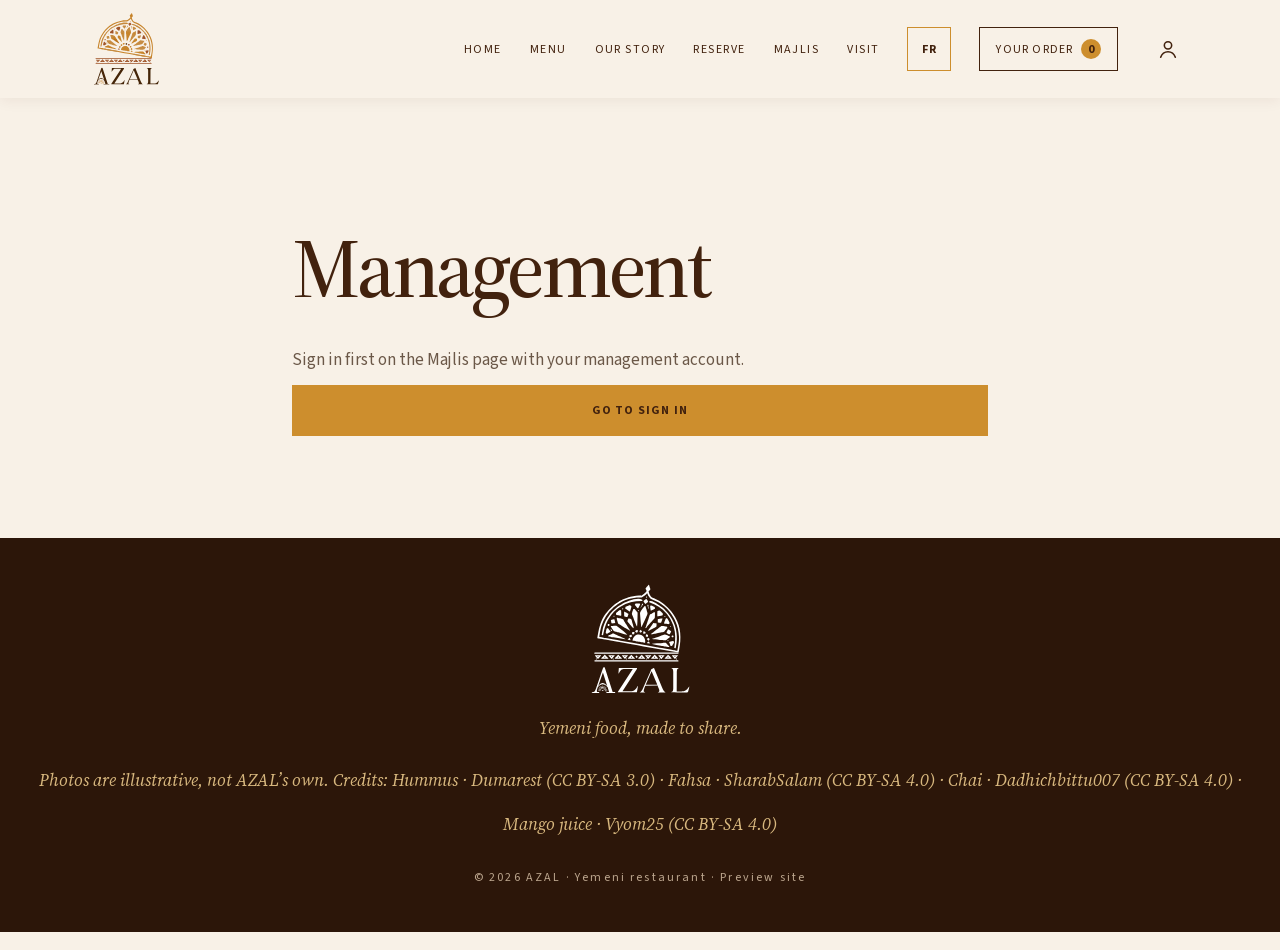
<file: admin.html>
<!doctype html>
<html lang="en">
<head>
<meta charset="utf-8"><meta name="viewport" content="width=device-width, initial-scale=1"><meta name="theme-color" content="#42220E">
<meta name="robots" content="noindex, nofollow"><title>Management · AZAL</title>
<link rel="preload" href="assets/fonts/SourceSans3VF-Upright.woff2" as="font" type="font/woff2" crossorigin><link rel="preload" href="assets/fonts/SourceSerif4Variable-Roman.woff2" as="font" type="font/woff2" crossorigin><link rel="stylesheet" href="styles.css?v=20261128-t27"><link rel="icon" type="image/svg+xml" href="assets/azal-symbol.svg">
</head>
<body class="page-admin"><a class="skip-link" href="#main-content" data-i18n="skipLink">Skip to content</a><header class="site-header"><a class="brand" href="index.html" aria-label="AZAL home" data-i18n-aria-label="ariaHome"><img class="brand-logo" style="height:78px;width:auto;display:block" src="assets/azal-logo.svg" alt="AZAL — Yemeni Kitchen" data-i18n-alt="altLogoFooter"></a>
<button class="menu-toggle" aria-label="Open navigation" data-i18n-aria-label="ariaOpenNav" aria-controls="primary-navigation" aria-expanded="false">☰</button><nav class="nav" id="primary-navigation" aria-label="Main navigation" data-i18n-aria-label="ariaMainNav"><a href="index.html" data-i18n="navHome">Home</a><a href="menu.html" data-i18n="navMenu">Menu</a><a href="story.html" data-i18n="navStory">Our story</a><a href="reserve.html" data-i18n="navReserve">Reserve</a>
<a href="member.html" data-i18n="navMajlis">Majlis</a><a href="index.html#visit" data-i18n="navVisit">Visit</a><button class="language-toggle" id="languageToggle" type="button" aria-label="Switch language">FR</button></nav><div class="header-quick"><button class="language-quick" type="button" data-lang-quick>FR</button><a class="majlis-quick" href="member.html" aria-label="Majlis" data-i18n-aria-label="navMajlis"><svg class="hq-icon" viewBox="0 0 24 24" aria-hidden="true" focusable="false"><circle cx="12" cy="8" r="4"/><path d="M4 21c1.5-4.2 4.4-6 8-6s6.5 1.8 8 6"/></svg></a></div><button class="cart-open" id="cartOpen"><svg class="hq-icon cart-icon" viewBox="0 0 24 24" aria-hidden="true" focusable="false"><path d="M5 8h14l-1.2 12H6.2z"/><path d="M9 8V6a3 3 0 0 1 6 0v2"/></svg><span class="cart-label" data-i18n="cartButton">Your order</span> <span id="cartCount">0</span></button></header>
<main id="main-content"><section class="admin section" id="adminRoot" aria-live="polite"><h1 class="admin-title">Management</h1><p class="admin-note">Loading…</p></section></main><footer class="footer"><img class="footer-logo" style="height:118px;width:auto;display:block;margin:0 auto 12px" src="assets/azal-logo-white.svg" alt="AZAL Restaurant" data-i18n-alt="altLogo"><p data-i18n="footerTagline">Yemeni food, made to share.</p><p class="photo-credits"><span data-i18n="photoCreditsLabel">Photos are illustrative, not AZAL’s own. Credits:</span> <a href="https://commons.wikimedia.org/wiki/File:HummusLebanese.jpg" target="_blank" rel="noopener noreferrer">Hummus · Dumarest</a> (CC BY-SA 3.0) · <a href="https://commons.wikimedia.org/wiki/File:%D8%AE%D8%A8%D8%B2_%D9%85%D9%84%D9%88%D8%AD.jpg" target="_blank" rel="noopener noreferrer">Fahsa · SharabSalam</a> (CC BY-SA 4.0) · <a href="https://commons.wikimedia.org/wiki/File:Chai_In_Sakora.jpg" target="_blank" rel="noopener noreferrer">Chai · Dadhichbittu007</a> (CC BY-SA 4.0) · <a href="https://commons.wikimedia.org/wiki/File:Mango_juice.JPG" target="_blank" rel="noopener noreferrer">Mango juice · Vyom25</a> (CC BY-SA 4.0)</p><span>© <span id="year"></span> <span data-i18n="footerLegal">AZAL · Yemeni restaurant · Preview site</span></span></footer><div class="cart-backdrop" id="cartBackdrop"></div><aside class="cart-drawer" id="cartDrawer" aria-label="Your order" data-i18n-aria-label="ariaYourOrder" aria-hidden="true"><div class="cart-head"><div><span class="section-kicker" data-i18n="cartKicker">YOUR ORDER</span><h2 data-i18n="cartTitle">For pickup</h2></div><button class="close-cart" id="cartClose" aria-label="Close cart" data-i18n-aria-label="ariaCloseCart">×</button></div><div id="cartItems" class="cart-items"><p class="empty-cart">Your basket is waiting for something delicious.</p></div><div class="cart-bottom"><div class="total-line"><span data-i18n="subtotal">Subtotal</span><strong id="cartTotal">$0.00</strong></div><p class="demo-disclaimer" data-i18n="cartDisclaimer">Preview only: nothing is sent or charged.</p><button class="button button-gold checkout-button" id="checkoutButton" disabled><span data-i18n="checkoutButton">Continue</span></button></div></aside>

<p id="cartStatus" class="visually-hidden" role="status" aria-live="polite"></p><div class="checkout-modal" id="checkoutModal" role="dialog" aria-modal="true" aria-labelledby="checkoutTitle"><div class="checkout-panel"><button class="close-cart modal-close" id="modalClose" aria-label="Close" data-i18n-aria-label="ariaClose">×</button><span class="section-kicker" data-i18n="demoOnly">PREVIEW</span><h2 id="checkoutTitle" data-i18n="checkoutTitle">Almost there.</h2><p data-i18n="checkoutText">This preview does not send your order to the kitchen or take payment.</p><p class="demo-disclaimer" data-i18n="demoPickupOnly">Nothing you choose here is sent, stored or charged.</p><fieldset class="pickup" id="pickup"><legend data-i18n="pickupTitle">Pickup time</legend><p class="pickup-note" id="pickupNote" aria-live="polite"></p><div class="pickup-options" id="pickupOptions"></div><p class="pickup-tz" id="pickupTz" data-i18n="pickupTz" hidden>Times are Toronto time.</p></fieldset><button class="button button-gold checkout-button" id="placeDemoOrder"><span data-i18n="placeDemo">See the preview</span></button><p id="checkoutMessage" class="checkout-message" aria-live="polite"></p><div class="ritual" id="ritualPreview" aria-live="polite" hidden></div></div></div>
<script src="supabase-config.js?v=20261128-0016" defer></script><script src="script.js?v=20261128-0016" defer></script><script src="auth.js?v=20261128-t27" defer></script><script src="admin.js?v=20261128-t27" defer></script><script src="admin-team.js?v=20261128-t27" defer></script><script src="admin-shell.js?v=20261128-t27" defer></script></body></html>
</file>
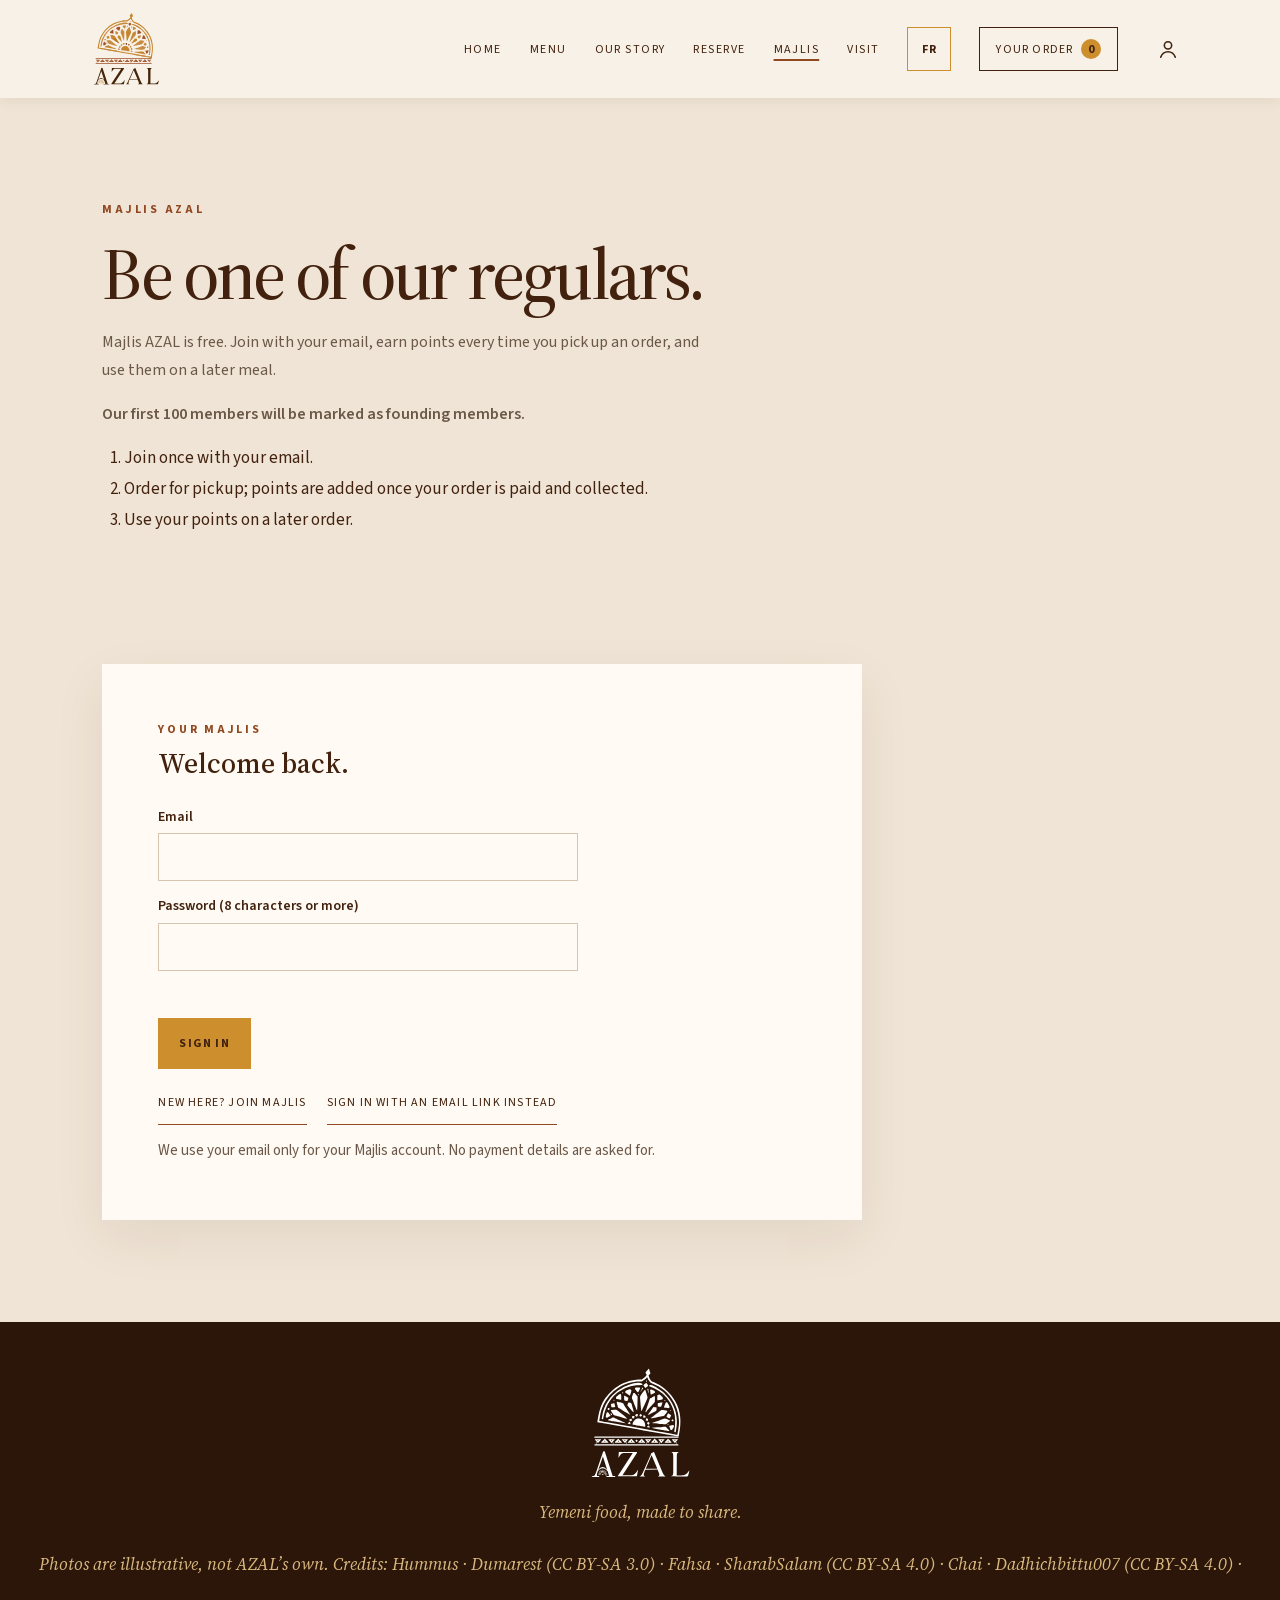
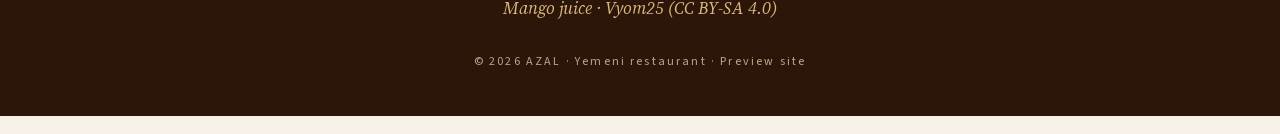
<file: member.html>
<!doctype html>
<html lang="en">
<head>
<meta charset="utf-8"><meta name="viewport" content="width=device-width, initial-scale=1"><meta name="theme-color" content="#42220E">
<meta name="description" content="Majlis AZAL: a free membership for regulars, with points on pickup orders. Opening soon."><meta property="og:type" content="website"><meta property="og:title" content="Majlis · AZAL"><meta property="og:description" content="Majlis AZAL: a free membership for regulars, with points on pickup orders. Opening soon."><meta name="twitter:card" content="summary"><title>Majlis · AZAL</title>
<link rel="preload" href="assets/fonts/SourceSans3VF-Upright.woff2" as="font" type="font/woff2" crossorigin><link rel="preload" href="assets/fonts/SourceSerif4Variable-Roman.woff2" as="font" type="font/woff2" crossorigin><link rel="stylesheet" href="styles.css?v=20261128-0016"><link rel="icon" type="image/svg+xml" href="assets/azal-symbol.svg"></head>
<body class="page-member" data-title-key="title_member"><a class="skip-link" href="#main-content" data-i18n="skipLink">Skip to content</a><header class="site-header"><a class="brand" href="index.html" aria-label="AZAL home" data-i18n-aria-label="ariaHome"><img class="brand-logo" style="height:78px;width:auto;display:block" src="assets/azal-logo.svg" alt="AZAL — Yemeni Kitchen" data-i18n-alt="altLogoFooter"></a>
<button class="menu-toggle" aria-label="Open navigation" data-i18n-aria-label="ariaOpenNav" aria-controls="primary-navigation" aria-expanded="false">☰</button><nav class="nav" id="primary-navigation" aria-label="Main navigation" data-i18n-aria-label="ariaMainNav"><a href="index.html" data-i18n="navHome">Home</a><a href="menu.html" data-i18n="navMenu">Menu</a><a href="story.html" data-i18n="navStory">Our story</a><a href="reserve.html" data-i18n="navReserve">Reserve</a>
<a href="member.html" data-i18n="navMajlis" aria-current="page">Majlis</a><a href="index.html#visit" data-i18n="navVisit">Visit</a><button class="language-toggle" id="languageToggle" type="button" aria-label="Switch language">FR</button></nav><div class="header-quick"><button class="language-quick" type="button" data-lang-quick>FR</button><a class="majlis-quick" href="member.html" aria-label="Majlis" data-i18n-aria-label="navMajlis"><svg class="hq-icon" viewBox="0 0 24 24" aria-hidden="true" focusable="false"><circle cx="12" cy="8" r="4"/><path d="M4 21c1.5-4.2 4.4-6 8-6s6.5 1.8 8 6"/></svg></a></div><button class="cart-open" id="cartOpen"><svg class="hq-icon cart-icon" viewBox="0 0 24 24" aria-hidden="true" focusable="false"><path d="M5 8h14l-1.2 12H6.2z"/><path d="M9 8V6a3 3 0 0 1 6 0v2"/></svg><span class="cart-label" data-i18n="cartButton">Your order</span> <span id="cartCount">0</span></button></header>
<main id="main-content">
<section class="page-banner member-banner">
<div class="section-kicker" data-i18n="memberKicker">MAJLIS AZAL</div>
<h1 data-i18n="memberTitle">Be one of our regulars.</h1>
<p data-i18n="memberIntro">Majlis AZAL is free. Join with your email, earn points every time you pick up an order, and use them on a later meal.</p><p class="member-founding" data-i18n="memberFounding">Our first 100 members will be marked as founding members.</p><ol class="member-steps"><li data-i18n="memberHow1">Join once with your email.</li><li data-i18n="memberHow2">Order for pickup; points are added once your order is paid and collected.</li><li data-i18n="memberHow3">Use your points on a later order.</li></ol>
</section>
<section class="member-preview section">
<div class="member-card member-card-soon">
<h2 class="auth-title" data-i18n="memberSoonTitle">The Majlis opens its doors soon.</h2>
<p data-i18n="memberNotice">Sign-up is not open yet. Nothing on this page creates an account or asks for your details.</p>
<div class="member-actions"><a class="button button-gold" href="menu.html" data-i18n="reserveMeanwhile">See the menu meanwhile</a></div>
</div>
</section>
</main><footer class="footer"><img class="footer-logo" style="height:118px;width:auto;display:block;margin:0 auto 12px" src="assets/azal-logo-white.svg" alt="AZAL Restaurant" data-i18n-alt="altLogo"><p data-i18n="footerTagline">Yemeni food, made to share.</p><p class="photo-credits"><span data-i18n="photoCreditsLabel">Photos are illustrative, not AZAL’s own. Credits:</span> <a href="https://commons.wikimedia.org/wiki/File:HummusLebanese.jpg" target="_blank" rel="noopener noreferrer">Hummus · Dumarest</a> (CC BY-SA 3.0) · <a href="https://commons.wikimedia.org/wiki/File:%D8%AE%D8%A8%D8%B2_%D9%85%D9%84%D9%88%D8%AD.jpg" target="_blank" rel="noopener noreferrer">Fahsa · SharabSalam</a> (CC BY-SA 4.0) · <a href="https://commons.wikimedia.org/wiki/File:Chai_In_Sakora.jpg" target="_blank" rel="noopener noreferrer">Chai · Dadhichbittu007</a> (CC BY-SA 4.0) · <a href="https://commons.wikimedia.org/wiki/File:Mango_juice.JPG" target="_blank" rel="noopener noreferrer">Mango juice · Vyom25</a> (CC BY-SA 4.0)</p><span>© <span id="year"></span> <span data-i18n="footerLegal">AZAL · Yemeni restaurant · Preview site</span></span></footer><div class="cart-backdrop" id="cartBackdrop"></div><aside class="cart-drawer" id="cartDrawer" aria-label="Your order" data-i18n-aria-label="ariaYourOrder" aria-hidden="true"><div class="cart-head"><div><span class="section-kicker" data-i18n="cartKicker">YOUR ORDER</span><h2 data-i18n="cartTitle">For pickup</h2></div><button class="close-cart" id="cartClose" aria-label="Close cart" data-i18n-aria-label="ariaCloseCart">×</button></div><div id="cartItems" class="cart-items"><p class="empty-cart">Your basket is waiting for something delicious.</p></div><div class="cart-bottom"><div class="total-line"><span data-i18n="subtotal">Subtotal</span><strong id="cartTotal">$0.00</strong></div><div class="total-line"><span data-i18n="hst">HST (13%)</span><strong id="cartTax">$0.00</strong></div><div class="total-line total-grand"><span data-i18n="total">Total</span><strong id="cartGrand">$0.00</strong></div><p class="demo-disclaimer" data-i18n="cartDisclaimer">Preview only: nothing is sent or charged.</p><button class="button button-gold checkout-button" id="checkoutButton" disabled><span data-i18n="checkoutButton">Continue</span></button></div></aside>

<p id="cartStatus" class="visually-hidden" role="status" aria-live="polite"></p><div class="checkout-modal" id="checkoutModal" role="dialog" aria-modal="true" aria-labelledby="checkoutTitle"><div class="checkout-panel"><button class="close-cart modal-close" id="modalClose" aria-label="Close" data-i18n-aria-label="ariaClose">×</button><span class="section-kicker" data-i18n="demoOnly">PREVIEW</span><h2 id="checkoutTitle" data-i18n="checkoutTitle">Almost there.</h2><p data-i18n="checkoutText">This preview does not send your order to the kitchen or take payment.</p><p class="demo-disclaimer" data-i18n="demoPickupOnly">Nothing you choose here is sent, stored or charged.</p><fieldset class="pickup" id="pickup"><legend data-i18n="pickupTitle">Pickup time</legend><p class="pickup-note" id="pickupNote" aria-live="polite"></p><div class="pickup-options" id="pickupOptions"></div><p class="pickup-tz" id="pickupTz" data-i18n="pickupTz" hidden>Times are Toronto time.</p></fieldset><div class="checkout-totals" id="checkoutTotals" aria-live="polite"></div><button class="button button-gold checkout-button" id="placeDemoOrder"><span data-i18n="placeDemo">See the preview</span></button><p id="checkoutMessage" class="checkout-message" aria-live="polite"></p><div class="ritual" id="ritualPreview" aria-live="polite" hidden></div></div></div>
<script src="supabase-config.js?v=20261128-0016" defer></script><script src="script.js?v=20261128-0016" defer></script><script src="auth.js?v=20261128-0016" defer></script><script src="role-door.js?v=20261128-0016" defer></script><script src="sigil.js?v=20261128-0016" defer></script><script src="checkout.js?v=20261128-0016" defer></script><script src="member-history.js?v=20261128-0016" defer></script><script src="pulse.js?v=20261128-0016" defer></script><script src="sharecard.js?v=20261128-0016" defer></script><script src="iftar.js?v=20261128-0016" defer></script></body></html>
</file>
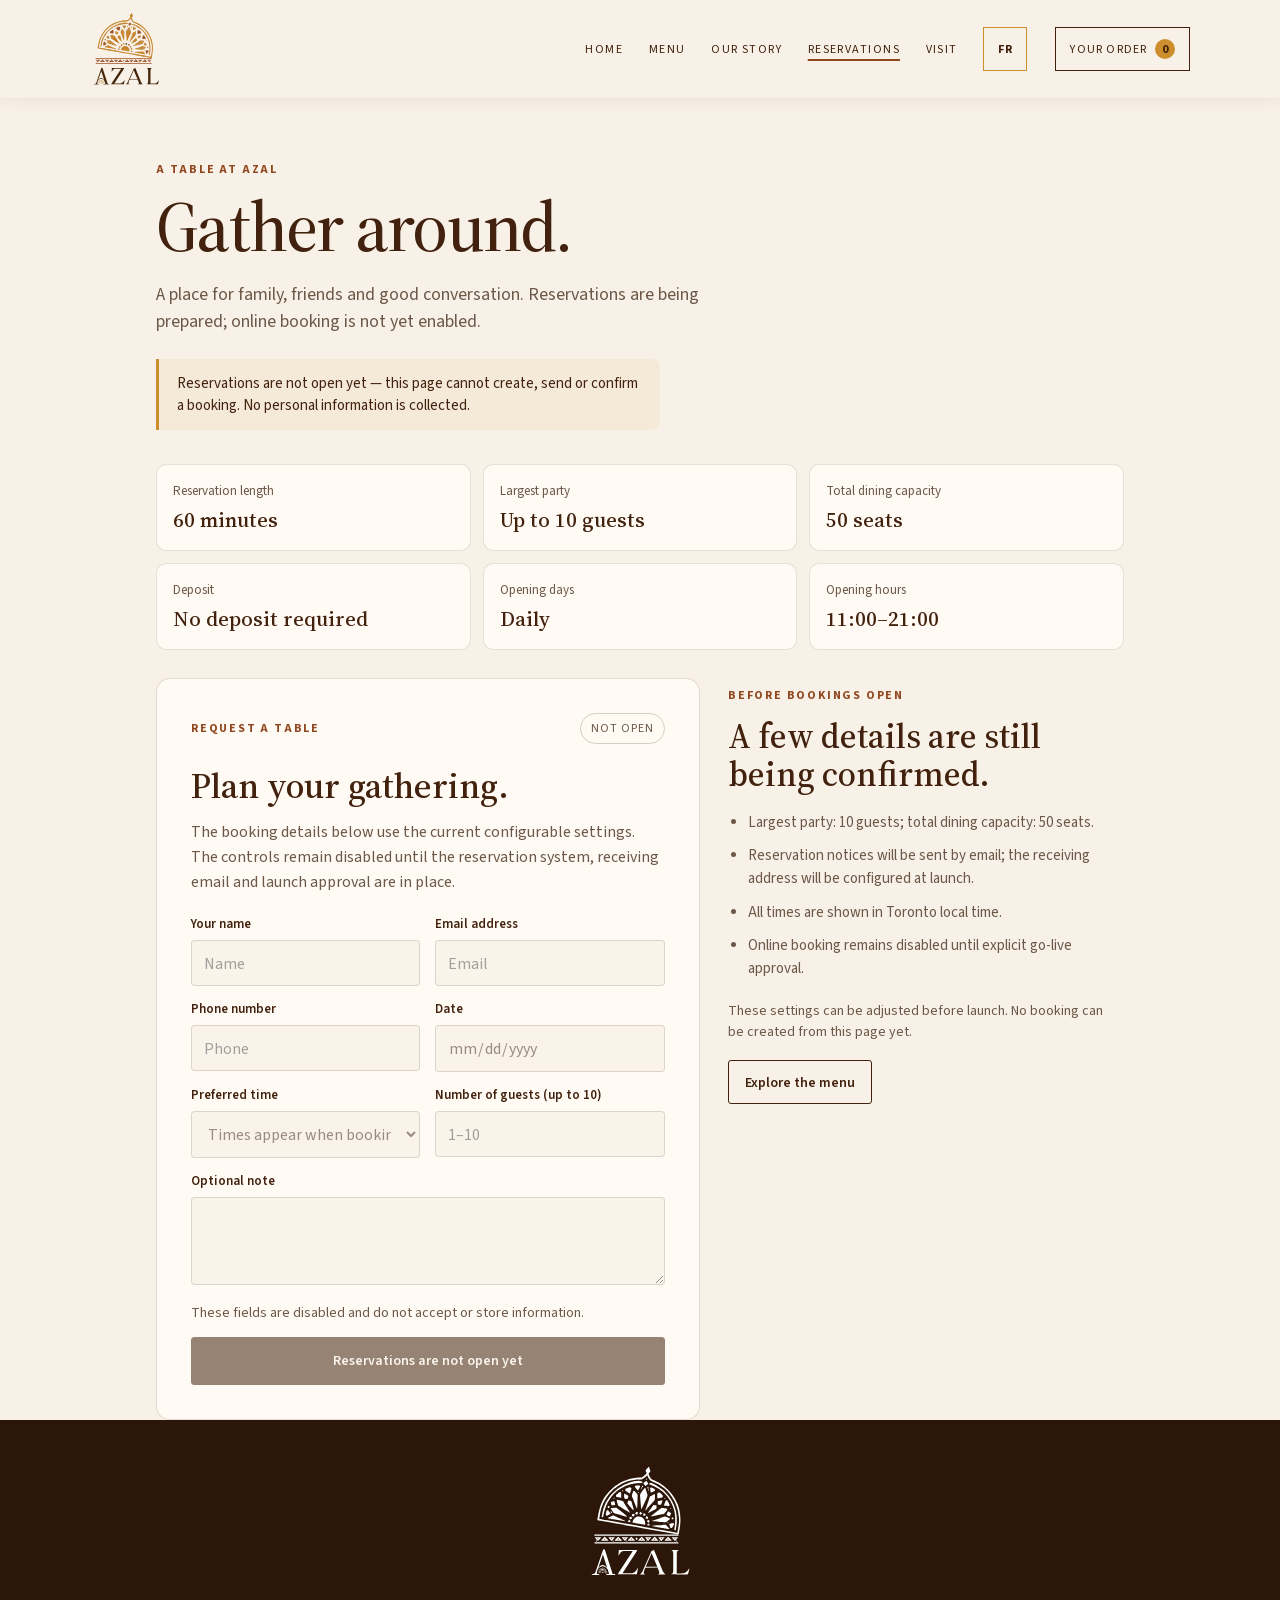
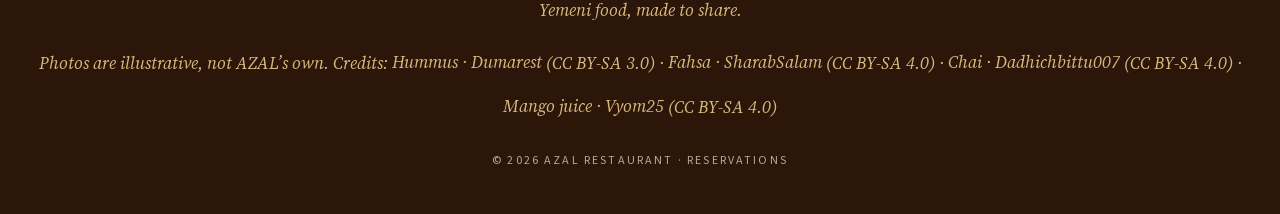
<file: reservations.html>
<!doctype html>
<html lang="en">
<head>
<meta charset="utf-8"><meta name="viewport" content="width=device-width, initial-scale=1"><meta name="theme-color" content="#42220E">
<meta name="robots" content="noindex, nofollow">
<meta name="description" content="AZAL table reservations. Online booking is not yet enabled; no personal information is collected.">
<title>Reservations | AZAL</title>
<link rel="preload" href="assets/fonts/SourceSans3VF-Upright.woff2" as="font" type="font/woff2" crossorigin>
<link rel="preload" href="assets/fonts/SourceSerif4Variable-Roman.woff2" as="font" type="font/woff2" crossorigin>
<link rel="stylesheet" href="styles.css?v=20261126-v3">
<link rel="stylesheet" href="reservations.css?v=20261125-preview">
</head>
<body class="reservation-preview">
<header class="site-header">
  <a class="brand" href="index.html" aria-label="AZAL home"><img class="brand-logo" style="height:78px;width:auto;display:block" src="assets/azal-logo.svg" alt="AZAL — Yemeni Kitchen"></a>
  <button class="menu-toggle" aria-label="Open navigation" data-res-aria-en="Open navigation" data-res-aria-fr="Ouvrir la navigation" aria-controls="primary-navigation" aria-expanded="false">☰</button>
  <nav class="nav" id="primary-navigation" aria-label="Main navigation">
    <a href="index.html" data-i18n="navHome">Home</a>
    <a href="menu.html" data-i18n="navMenu">Menu</a>
    <a href="story.html" data-i18n="navStory">Our Story</a>
    <a href="reservations.html" aria-current="page" data-res-en="Reservations" data-res-fr="Réservations">Reservations</a>
    <a href="index.html#visit" data-i18n="navVisit">Find Us</a>
    <button class="language-toggle" id="languageToggle" type="button" aria-label="Switch language" data-res-aria-en="Switch language" data-res-aria-fr="Changer de langue">FR</button>
  </nav>
  <a class="cart-open" href="menu.html#menu" aria-label="View your order" data-res-aria-en="View your order" data-res-aria-fr="Voir votre commande"><span data-i18n="cartButton">Your order</span> <span id="cartCount">0</span></a>
</header>

<main class="reservation-page">
  <section class="reservation-hero" aria-labelledby="reservation-title">
    <p class="reservation-kicker" data-res-en="A TABLE AT AZAL" data-res-fr="UNE TABLE CHEZ AZAL">A TABLE AT AZAL</p>
    <h1 id="reservation-title" data-res-en="Gather around." data-res-fr="Réunissons-nous.">Gather around.</h1>
    <p class="reservation-intro" data-res-en="A place for family, friends and good conversation. Reservations are being prepared; online booking is not yet enabled." data-res-fr="Une place pour la famille, les amis et les belles conversations. Les réservations se préparent; la réservation en ligne n’est pas encore activée.">A place for family, friends and good conversation. Table reservations are being prepared; bookings are not open yet.</p>
    <div class="reservation-notice" role="status" data-res-en="Reservations are not open yet — this page cannot create, send or confirm a booking. No personal information is collected." data-res-fr="Les réservations ne sont pas encore ouvertes — cette page ne peut pas créer, envoyer ni confirmer une réservation. Aucun renseignement personnel n’est recueilli.">Reservations are not open yet — this page cannot create, send or confirm a booking. No personal information is collected.</div>
  </section>

  <section class="reservation-facts" aria-label="Reservation settings">
    <article class="reservation-fact"><span data-res-en="Reservation length" data-res-fr="Durée de réservation">Reservation length</span><strong id="reservationDuration">—</strong></article>
    <article class="reservation-fact"><span data-res-en="Largest party" data-res-fr="Groupe maximal">Largest party</span><strong id="reservationPartyLimit">—</strong></article>
    <article class="reservation-fact"><span data-res-en="Total dining capacity" data-res-fr="Capacité totale">Total dining capacity</span><strong id="reservationTotalSeats">—</strong></article>
    <article class="reservation-fact"><span data-res-en="Deposit" data-res-fr="Dépôt">Deposit</span><strong id="reservationDeposit">—</strong></article>
    <article class="reservation-fact"><span data-res-en="Opening days" data-res-fr="Jours d’ouverture">Opening days</span><strong id="reservationDays">—</strong></article>
    <article class="reservation-fact"><span data-res-en="Opening hours" data-res-fr="Heures d’ouverture">Opening hours</span><strong id="reservationHours">—</strong></article>
  </section>

  <section class="reservation-layout" aria-label="Reservation request">
    <article class="reservation-card">
      <div class="reservation-card-top"><span class="reservation-eyebrow" data-res-en="REQUEST A TABLE" data-res-fr="DEMANDER UNE TABLE">REQUEST A TABLE</span><span class="reservation-state" data-res-en="NOT OPEN" data-res-fr="NON OUVERT">NOT OPEN</span></div>
      <h2 data-res-en="Plan your gathering." data-res-fr="Préparez votre rencontre.">Plan your gathering.</h2>
      <p class="reservation-copy" data-res-en="The booking details below use the current configurable settings. The controls remain disabled until the reservation system, receiving email and launch approval are in place." data-res-fr="Les détails ci-dessous utilisent les paramètres configurables actuels. Les commandes restent désactivées jusqu’à la mise en place du système, de l’adresse de réception et de l’approbation du lancement.">The booking details below are prepared for the reservation flow. They remain disabled until operating days, capacity rules and the booking contact are approved.</p>
      <fieldset class="reservation-fields" disabled aria-describedby="reservation-disabled-note">
        <div class="reservation-field"><label for="guest-name" data-res-en="Your name" data-res-fr="Votre nom">Your name</label><input id="guest-name" type="text" autocomplete="off" placeholder="Name"></div>
        <div class="reservation-field"><label for="guest-email" data-res-en="Email address" data-res-fr="Adresse courriel">Email address</label><input id="guest-email" type="email" autocomplete="off" placeholder="Email"></div>
        <div class="reservation-field"><label for="guest-phone" data-res-en="Phone number" data-res-fr="Numéro de téléphone">Phone number</label><input id="guest-phone" type="tel" autocomplete="off" placeholder="Phone"></div>
        <div class="reservation-field"><label for="booking-date" data-res-en="Date" data-res-fr="Date">Date</label><input id="booking-date" type="date"></div>
        <div class="reservation-field"><label for="booking-time" data-res-en="Preferred time" data-res-fr="Heure souhaitée">Preferred time</label><select id="booking-time"><option data-res-en="Times appear when booking opens" data-res-fr="Les heures seront affichées à l’ouverture">Times appear when booking opens</option></select></div>
        <div class="reservation-field"><label for="party-size" data-res-en="Number of guests" data-res-fr="Nombre de personnes">Number of guests</label><input id="party-size" type="number" min="1" placeholder=""></div>
        <div class="reservation-field reservation-field-wide"><label for="booking-note" data-res-en="Optional note" data-res-fr="Note facultative">Optional note</label><textarea id="booking-note" rows="3" placeholder=""></textarea></div>
      </fieldset>
      <p class="reservation-disabled-note" id="reservation-disabled-note" data-res-en="These fields are disabled and do not accept or store information." data-res-fr="Ces champs sont désactivés et n’acceptent ni n’enregistrent de renseignements.">These fields are disabled and do not accept or store information.</p>
      <button class="reservation-submit" id="reservation-submit" type="button" disabled aria-disabled="true" data-res-en="Reservations are not open yet" data-res-fr="Les réservations ne sont pas encore ouvertes">Reservations are not open yet</button>
    </article>

    <aside class="reservation-side">
      <p class="reservation-kicker" data-res-en="BEFORE BOOKINGS OPEN" data-res-fr="AVANT L’OUVERTURE DES RÉSERVATIONS">BEFORE BOOKINGS OPEN</p>
      <h2 data-res-en="A few details are still being confirmed." data-res-fr="Quelques détails restent à confirmer.">A few details are still being confirmed.</h2>
      <ul>
        <li id="reservation-party-note" data-res-en="Reservation capacity settings are loading." data-res-fr="Les paramètres de capacité de réservation se chargent.">Reservation capacity settings are loading.</li>
        <li id="reservation-email-note" data-res-en="Reservation notification settings are loading." data-res-fr="Les paramètres de notification de réservation se chargent.">Reservation notices are by email; the receiving address is configured at launch.</li>
        <li id="reservation-timezone-note" data-res-en="All times are shown in Toronto local time." data-res-fr="Toutes les heures sont affichées selon l’heure locale de Toronto.">All times are shown in Toronto local time.</li>
        <li id="reservation-go-live-note" data-res-en="Online booking remains disabled until explicit go-live approval." data-res-fr="La réservation en ligne reste désactivée jusqu’à l’autorisation explicite de mise en service.">Online booking remains disabled until explicit go-live approval.</li>
      </ul>
      <p class="reservation-side-note" data-res-en="These settings can be adjusted before launch. No booking can be created from this page yet." data-res-fr="Ces paramètres peuvent être ajustés avant le lancement. Aucune réservation ne peut encore être créée depuis cette page.">These settings can be adjusted before launch. No booking can be created from this page yet.</p>
      <a class="reservation-menu-link" href="menu.html#menu" data-res-en="Explore the menu" data-res-fr="Découvrir le menu">Explore the menu</a>
    </aside>
  </section>
</main>

<footer class="footer">
  <img class="footer-logo" style="height:118px;width:auto;display:block;margin:0 auto 12px" src="assets/azal-logo-white.svg" alt="AZAL Restaurant">
  <p data-i18n="footerTagline">A Taste of Yemen, Like No Other.</p>
  <p class="photo-credits"><span data-i18n="photoCreditsLabel">Illustrative photo credits — not AZAL food photography:</span> <a href="https://commons.wikimedia.org/wiki/File:HummusLebanese.jpg" target="_blank" rel="noopener noreferrer">Hummus · Dumarest</a> (CC BY-SA 3.0) · <a href="https://commons.wikimedia.org/wiki/File:%D8%AE%D8%A8%D8%B2_%D9%85%D9%84%D9%88%D8%AD.jpg" target="_blank" rel="noopener noreferrer">Fahsa · SharabSalam</a> (CC BY-SA 4.0) · <a href="https://commons.wikimedia.org/wiki/File:Chai_In_Sakora.jpg" target="_blank" rel="noopener noreferrer">Chai · Dadhichbittu007</a> (CC BY-SA 4.0) · <a href="https://commons.wikimedia.org/wiki/File:Mango_juice.JPG" target="_blank" rel="noopener noreferrer">Mango juice · Vyom25</a> (CC BY-SA 4.0)</p>
  <span>© <span id="year"></span> <span data-res-en="AZAL RESTAURANT · RESERVATIONS" data-res-fr="AZAL RESTAURANT · RÉSERVATIONS">AZAL RESTAURANT · RESERVATIONS</span></span>
</footer>

<script src="script.js?v=20261126-v3" defer></script>
<script src="reservation-config.js?v=20261125-defaults" defer></script>
<script src="reservations.js?v=20261125-config" defer></script>
</body>
</html>
</file>
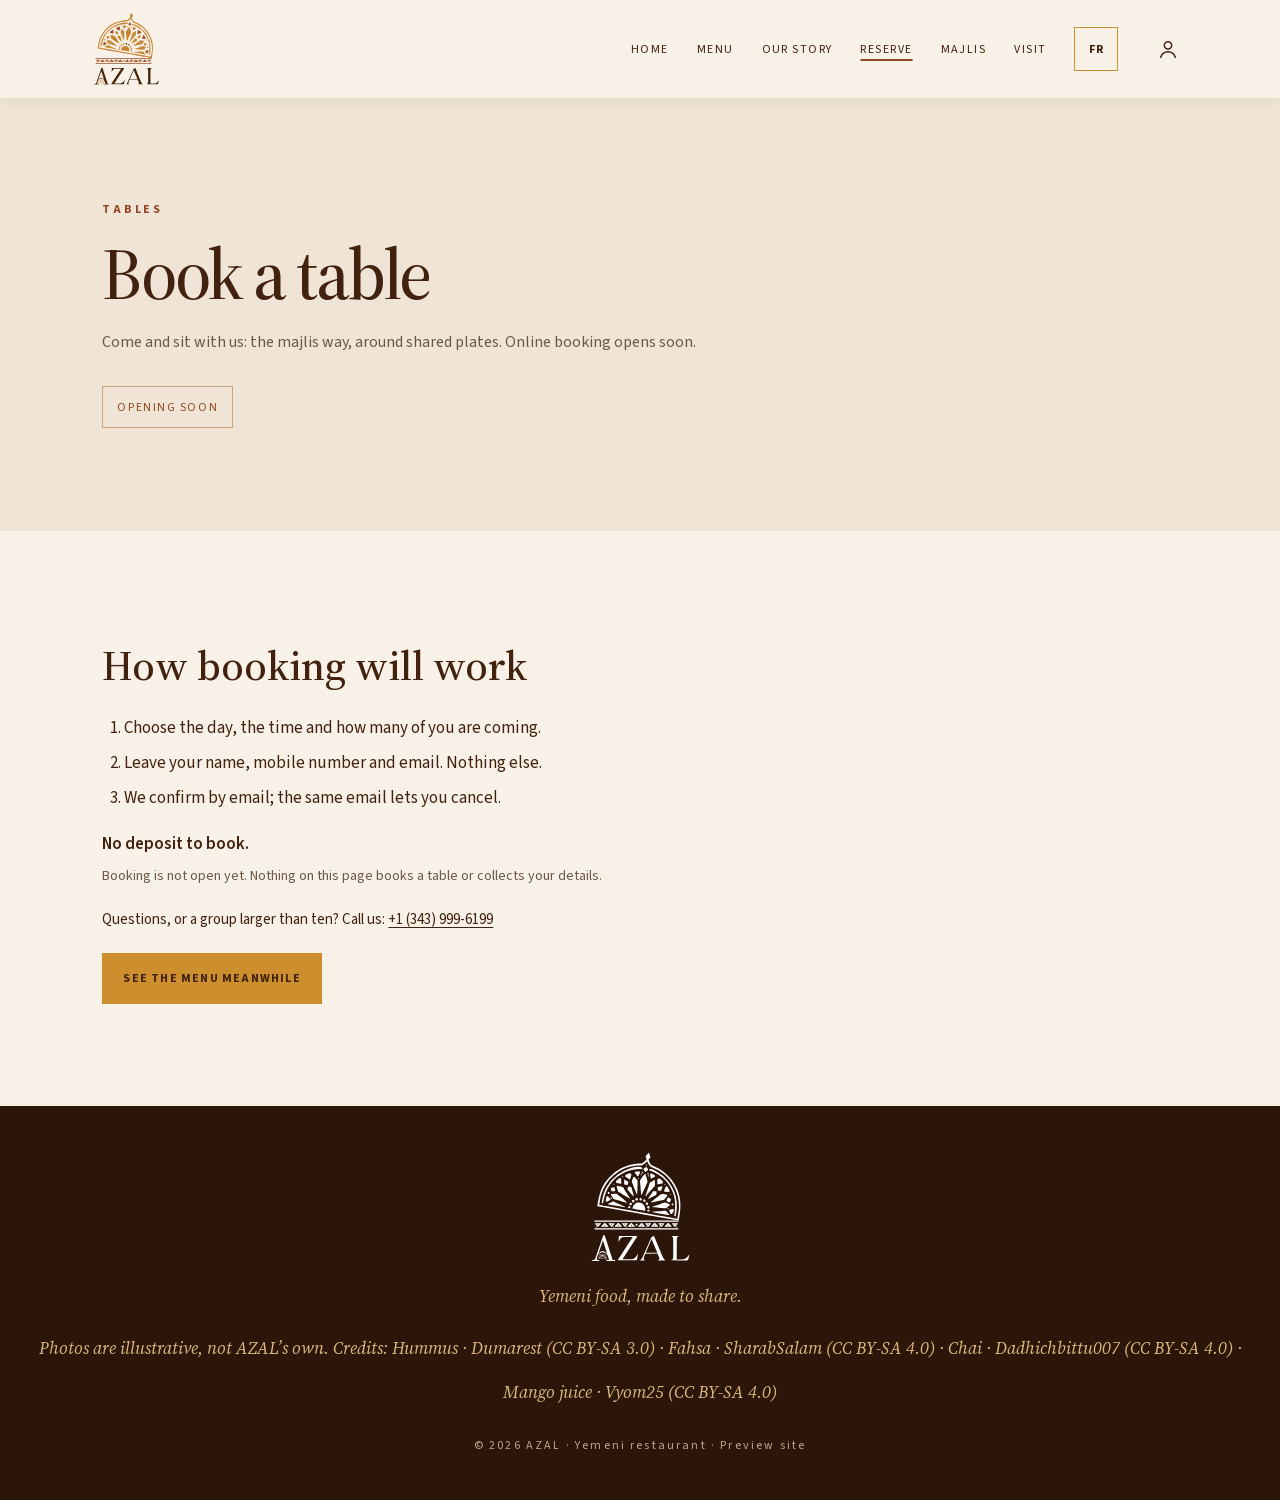
<file: reserve.html>
<!doctype html>
<html lang="en">
<head>
<meta charset="utf-8"><meta name="viewport" content="width=device-width, initial-scale=1"><meta name="theme-color" content="#42220E">
<meta name="description" content="Table reservations at AZAL open soon. Nothing on this page books a table or collects personal details."><meta property="og:type" content="website"><meta property="og:title" content="Book a table · AZAL"><meta property="og:description" content="Table reservations at AZAL open soon. Nothing on this page books a table or collects personal details."><meta name="twitter:card" content="summary"><title>Book a table · AZAL</title>
<link rel="preload" href="assets/fonts/SourceSans3VF-Upright.woff2" as="font" type="font/woff2" crossorigin><link rel="preload" href="assets/fonts/SourceSerif4Variable-Roman.woff2" as="font" type="font/woff2" crossorigin><link rel="stylesheet" href="styles.css?v=20261128-0016"><link rel="icon" type="image/svg+xml" href="assets/azal-symbol.svg"></head>
<body class="page-reserve" data-title-key="title_reserve"><a class="skip-link" href="#main-content" data-i18n="skipLink">Skip to content</a><header class="site-header"><a class="brand" href="index.html" aria-label="AZAL home" data-i18n-aria-label="ariaHome"><img class="brand-logo" style="height:78px;width:auto;display:block" src="assets/azal-logo.svg" alt="AZAL — Yemeni Kitchen" data-i18n-alt="altLogoFooter"></a>
<button class="menu-toggle" aria-label="Open navigation" data-i18n-aria-label="ariaOpenNav" aria-controls="primary-navigation" aria-expanded="false">☰</button><nav class="nav" id="primary-navigation" aria-label="Main navigation" data-i18n-aria-label="ariaMainNav"><a href="index.html" data-i18n="navHome">Home</a><a href="menu.html" data-i18n="navMenu">Menu</a><a href="story.html" data-i18n="navStory">Our story</a><a href="reserve.html" data-i18n="navReserve" aria-current="page">Reserve</a>
<a href="member.html" data-i18n="navMajlis">Majlis</a><a href="index.html#visit" data-i18n="navVisit">Visit</a><button class="language-toggle" id="languageToggle" type="button" aria-label="Switch language">FR</button></nav><div class="header-quick"><button class="language-quick" type="button" data-lang-quick>FR</button><a class="majlis-quick" href="member.html" aria-label="Majlis" data-i18n-aria-label="navMajlis"><svg class="hq-icon" viewBox="0 0 24 24" aria-hidden="true" focusable="false"><circle cx="12" cy="8" r="4"/><path d="M4 21c1.5-4.2 4.4-6 8-6s6.5 1.8 8 6"/></svg></a></div></header>
<main id="main-content">
<section class="page-banner reserve-banner"><div class="section-kicker" data-i18n="reserveKicker">TABLES</div><h1 data-i18n="reserveTitle">Book a table</h1><p data-i18n="reserveIntro">Come and sit with us: the majlis way, around shared plates. Online booking opens soon.</p><span class="demo-label" data-i18n="reserveSoon">OPENING SOON</span></section>
<section class="reserve-how section" aria-labelledby="reserveHowTitle"><h2 id="reserveHowTitle" data-i18n="reserveHowTitle">How booking will work</h2><ol class="reserve-steps"><li data-i18n="reserveHow1">Choose the day, the time and how many of you are coming.</li><li data-i18n="reserveHow2">Leave your name, mobile number and email. Nothing else.</li><li data-i18n="reserveHow3">We confirm by email; the same email lets you cancel.</li></ol><p class="reserve-deposit" data-i18n="reserveDeposit">No deposit to book.</p><p class="reserve-notice" data-i18n="reserveNotice">Booking is not open yet. Nothing on this page books a table or collects your details.</p><p class="reserve-phone"><span data-i18n="reservePhone">Questions, or a group larger than ten? Call us:</span> <a class="phone-link" dir="ltr" href="tel:+13439996199">+1 (343) 999-6199</a></p><div class="reserve-actions"><a class="button button-gold" href="menu.html" data-i18n="reserveMeanwhile">See the menu meanwhile</a></div></section>
</main><footer class="footer"><img class="footer-logo" style="height:118px;width:auto;display:block;margin:0 auto 12px" src="assets/azal-logo-white.svg" alt="AZAL Restaurant" data-i18n-alt="altLogo"><p data-i18n="footerTagline">Yemeni food, made to share.</p><p class="photo-credits"><span data-i18n="photoCreditsLabel">Photos are illustrative, not AZAL’s own. Credits:</span> <a href="https://commons.wikimedia.org/wiki/File:HummusLebanese.jpg" target="_blank" rel="noopener noreferrer">Hummus · Dumarest</a> (CC BY-SA 3.0) · <a href="https://commons.wikimedia.org/wiki/File:%D8%AE%D8%A8%D8%B2_%D9%85%D9%84%D9%88%D8%AD.jpg" target="_blank" rel="noopener noreferrer">Fahsa · SharabSalam</a> (CC BY-SA 4.0) · <a href="https://commons.wikimedia.org/wiki/File:Chai_In_Sakora.jpg" target="_blank" rel="noopener noreferrer">Chai · Dadhichbittu007</a> (CC BY-SA 4.0) · <a href="https://commons.wikimedia.org/wiki/File:Mango_juice.JPG" target="_blank" rel="noopener noreferrer">Mango juice · Vyom25</a> (CC BY-SA 4.0)</p><span>© <span id="year"></span> <span data-i18n="footerLegal">AZAL · Yemeni restaurant · Preview site</span></span></footer>


<script src="reservation-config.js?v=20261128-0016"></script><script src="supabase-config.js?v=20261128-0016" defer></script><script src="script.js?v=20261128-0016" defer></script><script src="auth.js?v=20261128-0016" defer></script><script src="reserve.js?v=20261128-0016" defer></script><script src="sharecard.js?v=20261128-0016" defer></script><script src="iftar.js?v=20261128-0016" defer></script></body></html>
</file>
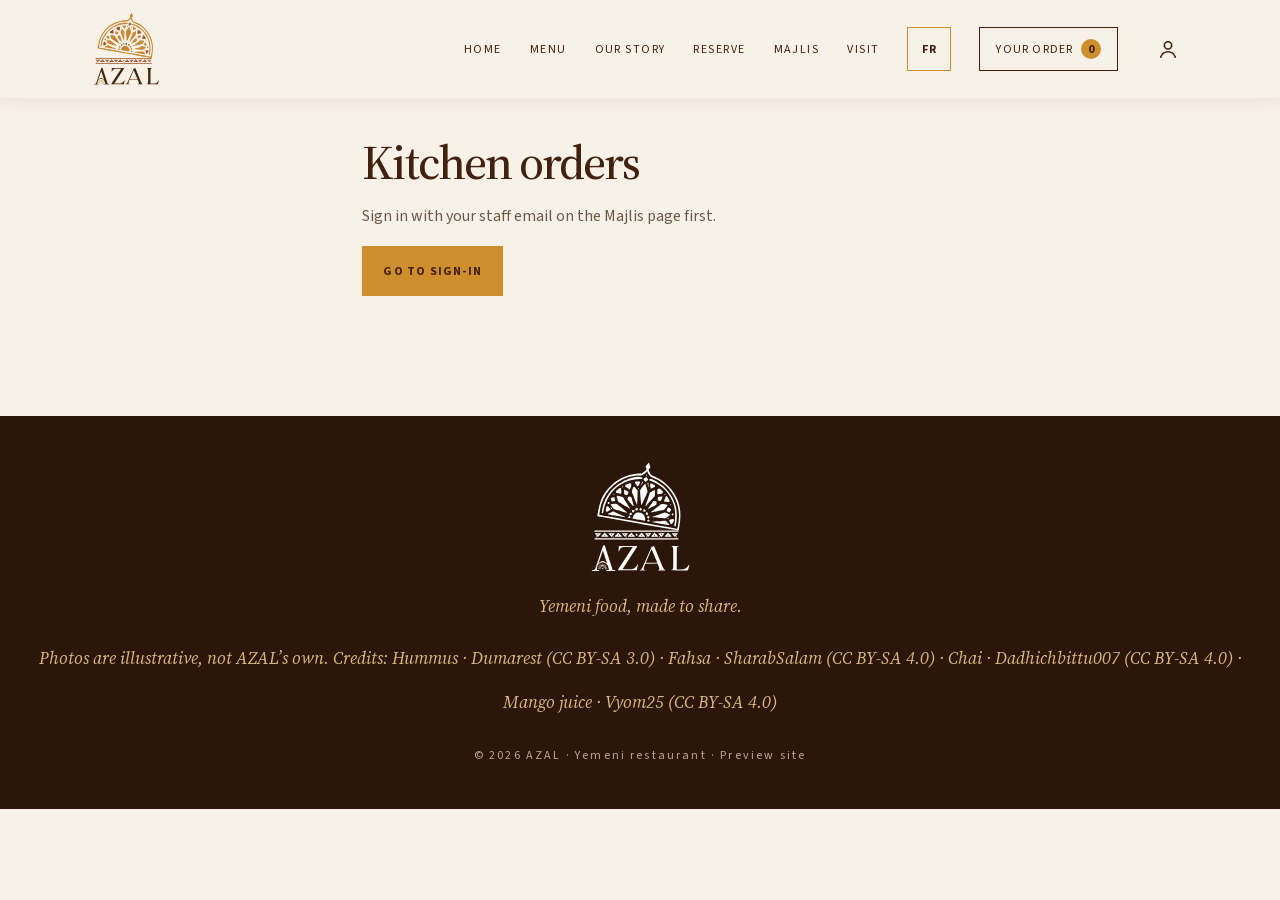
<file: staff.html>
<!doctype html>
<html lang="en">
<head>
<meta charset="utf-8"><meta name="viewport" content="width=device-width, initial-scale=1"><meta name="theme-color" content="#42220E">
<meta name="robots" content="noindex, nofollow"><title>Kitchen orders · AZAL</title>
<link rel="preload" href="assets/fonts/SourceSans3VF-Upright.woff2" as="font" type="font/woff2" crossorigin><link rel="preload" href="assets/fonts/SourceSerif4Variable-Roman.woff2" as="font" type="font/woff2" crossorigin><link rel="stylesheet" href="styles.css?v=20261128-t28b"><link rel="icon" type="image/svg+xml" href="assets/azal-symbol.svg">
</head>
<body class="page-staff"><a class="skip-link" href="#main-content" data-i18n="skipLink">Skip to content</a><header class="site-header"><a class="brand" href="index.html" aria-label="AZAL home" data-i18n-aria-label="ariaHome"><img class="brand-logo" style="height:78px;width:auto;display:block" src="assets/azal-logo.svg" alt="AZAL — Yemeni Kitchen" data-i18n-alt="altLogoFooter"></a>
<button class="menu-toggle" aria-label="Open navigation" data-i18n-aria-label="ariaOpenNav" aria-controls="primary-navigation" aria-expanded="false">☰</button><nav class="nav" id="primary-navigation" aria-label="Main navigation" data-i18n-aria-label="ariaMainNav"><a href="index.html" data-i18n="navHome">Home</a><a href="menu.html" data-i18n="navMenu">Menu</a><a href="story.html" data-i18n="navStory">Our story</a><a href="reserve.html" data-i18n="navReserve">Reserve</a>
<a href="member.html" data-i18n="navMajlis">Majlis</a><a href="index.html#visit" data-i18n="navVisit">Visit</a><button class="language-toggle" id="languageToggle" type="button" aria-label="Switch language">FR</button></nav><div class="header-quick"><button class="language-quick" type="button" data-lang-quick>FR</button><a class="majlis-quick" href="member.html" aria-label="Majlis" data-i18n-aria-label="navMajlis"><svg class="hq-icon" viewBox="0 0 24 24" aria-hidden="true" focusable="false"><circle cx="12" cy="8" r="4"/><path d="M4 21c1.5-4.2 4.4-6 8-6s6.5 1.8 8 6"/></svg></a></div><button class="cart-open" id="cartOpen"><svg class="hq-icon cart-icon" viewBox="0 0 24 24" aria-hidden="true" focusable="false"><path d="M5 8h14l-1.2 12H6.2z"/><path d="M9 8V6a3 3 0 0 1 6 0v2"/></svg><span class="cart-label" data-i18n="cartButton">Your order</span> <span id="cartCount">0</span></button></header>
<main id="main-content"><section class="staff section" id="staffRoot" aria-live="polite"><h1 class="staff-title">Kitchen orders</h1><p class="staff-note">Loading…</p></section></main><footer class="footer"><img class="footer-logo" style="height:118px;width:auto;display:block;margin:0 auto 12px" src="assets/azal-logo-white.svg" alt="AZAL Restaurant" data-i18n-alt="altLogo"><p data-i18n="footerTagline">Yemeni food, made to share.</p><p class="photo-credits"><span data-i18n="photoCreditsLabel">Photos are illustrative, not AZAL’s own. Credits:</span> <a href="https://commons.wikimedia.org/wiki/File:HummusLebanese.jpg" target="_blank" rel="noopener noreferrer">Hummus · Dumarest</a> (CC BY-SA 3.0) · <a href="https://commons.wikimedia.org/wiki/File:%D8%AE%D8%A8%D8%B2_%D9%85%D9%84%D9%88%D8%AD.jpg" target="_blank" rel="noopener noreferrer">Fahsa · SharabSalam</a> (CC BY-SA 4.0) · <a href="https://commons.wikimedia.org/wiki/File:Chai_In_Sakora.jpg" target="_blank" rel="noopener noreferrer">Chai · Dadhichbittu007</a> (CC BY-SA 4.0) · <a href="https://commons.wikimedia.org/wiki/File:Mango_juice.JPG" target="_blank" rel="noopener noreferrer">Mango juice · Vyom25</a> (CC BY-SA 4.0)</p><span>© <span id="year"></span> <span data-i18n="footerLegal">AZAL · Yemeni restaurant · Preview site</span></span></footer><div class="cart-backdrop" id="cartBackdrop"></div><aside class="cart-drawer" id="cartDrawer" aria-label="Your order" data-i18n-aria-label="ariaYourOrder" aria-hidden="true"><div class="cart-head"><div><span class="section-kicker" data-i18n="cartKicker">YOUR ORDER</span><h2 data-i18n="cartTitle">For pickup</h2></div><button class="close-cart" id="cartClose" aria-label="Close cart" data-i18n-aria-label="ariaCloseCart">×</button></div><div id="cartItems" class="cart-items"><p class="empty-cart">Your basket is waiting for something delicious.</p></div><div class="cart-bottom"><div class="total-line"><span data-i18n="subtotal">Subtotal</span><strong id="cartTotal">$0.00</strong></div><p class="demo-disclaimer" data-i18n="cartDisclaimer">Preview only: nothing is sent or charged.</p><button class="button button-gold checkout-button" id="checkoutButton" disabled><span data-i18n="checkoutButton">Continue</span></button></div></aside>

<p id="cartStatus" class="visually-hidden" role="status" aria-live="polite"></p><div class="checkout-modal" id="checkoutModal" role="dialog" aria-modal="true" aria-labelledby="checkoutTitle"><div class="checkout-panel"><button class="close-cart modal-close" id="modalClose" aria-label="Close" data-i18n-aria-label="ariaClose">×</button><span class="section-kicker" data-i18n="demoOnly">PREVIEW</span><h2 id="checkoutTitle" data-i18n="checkoutTitle">Almost there.</h2><p data-i18n="checkoutText">This preview does not send your order to the kitchen or take payment.</p><p class="demo-disclaimer" data-i18n="demoPickupOnly">Nothing you choose here is sent, stored or charged.</p><fieldset class="pickup" id="pickup"><legend data-i18n="pickupTitle">Pickup time</legend><p class="pickup-note" id="pickupNote" aria-live="polite"></p><div class="pickup-options" id="pickupOptions"></div><p class="pickup-tz" id="pickupTz" data-i18n="pickupTz" hidden>Times are Toronto time.</p></fieldset><button class="button button-gold checkout-button" id="placeDemoOrder"><span data-i18n="placeDemo">See the preview</span></button><p id="checkoutMessage" class="checkout-message" aria-live="polite"></p><div class="ritual" id="ritualPreview" aria-live="polite" hidden></div></div></div>
<script src="reservation-config.js?v=20261128-0016"></script><script src="supabase-config.js?v=20261128-0016" defer></script><script src="script.js?v=20261128-0016" defer></script><script src="auth.js?v=20261128-t28b" defer></script><script src="sigil.js?v=20261128-t28b" defer></script><script src="checkout.js?v=20261128-t28b" defer></script><script src="staff.js?v=20261128-t28b" defer></script></body></html>
</file>
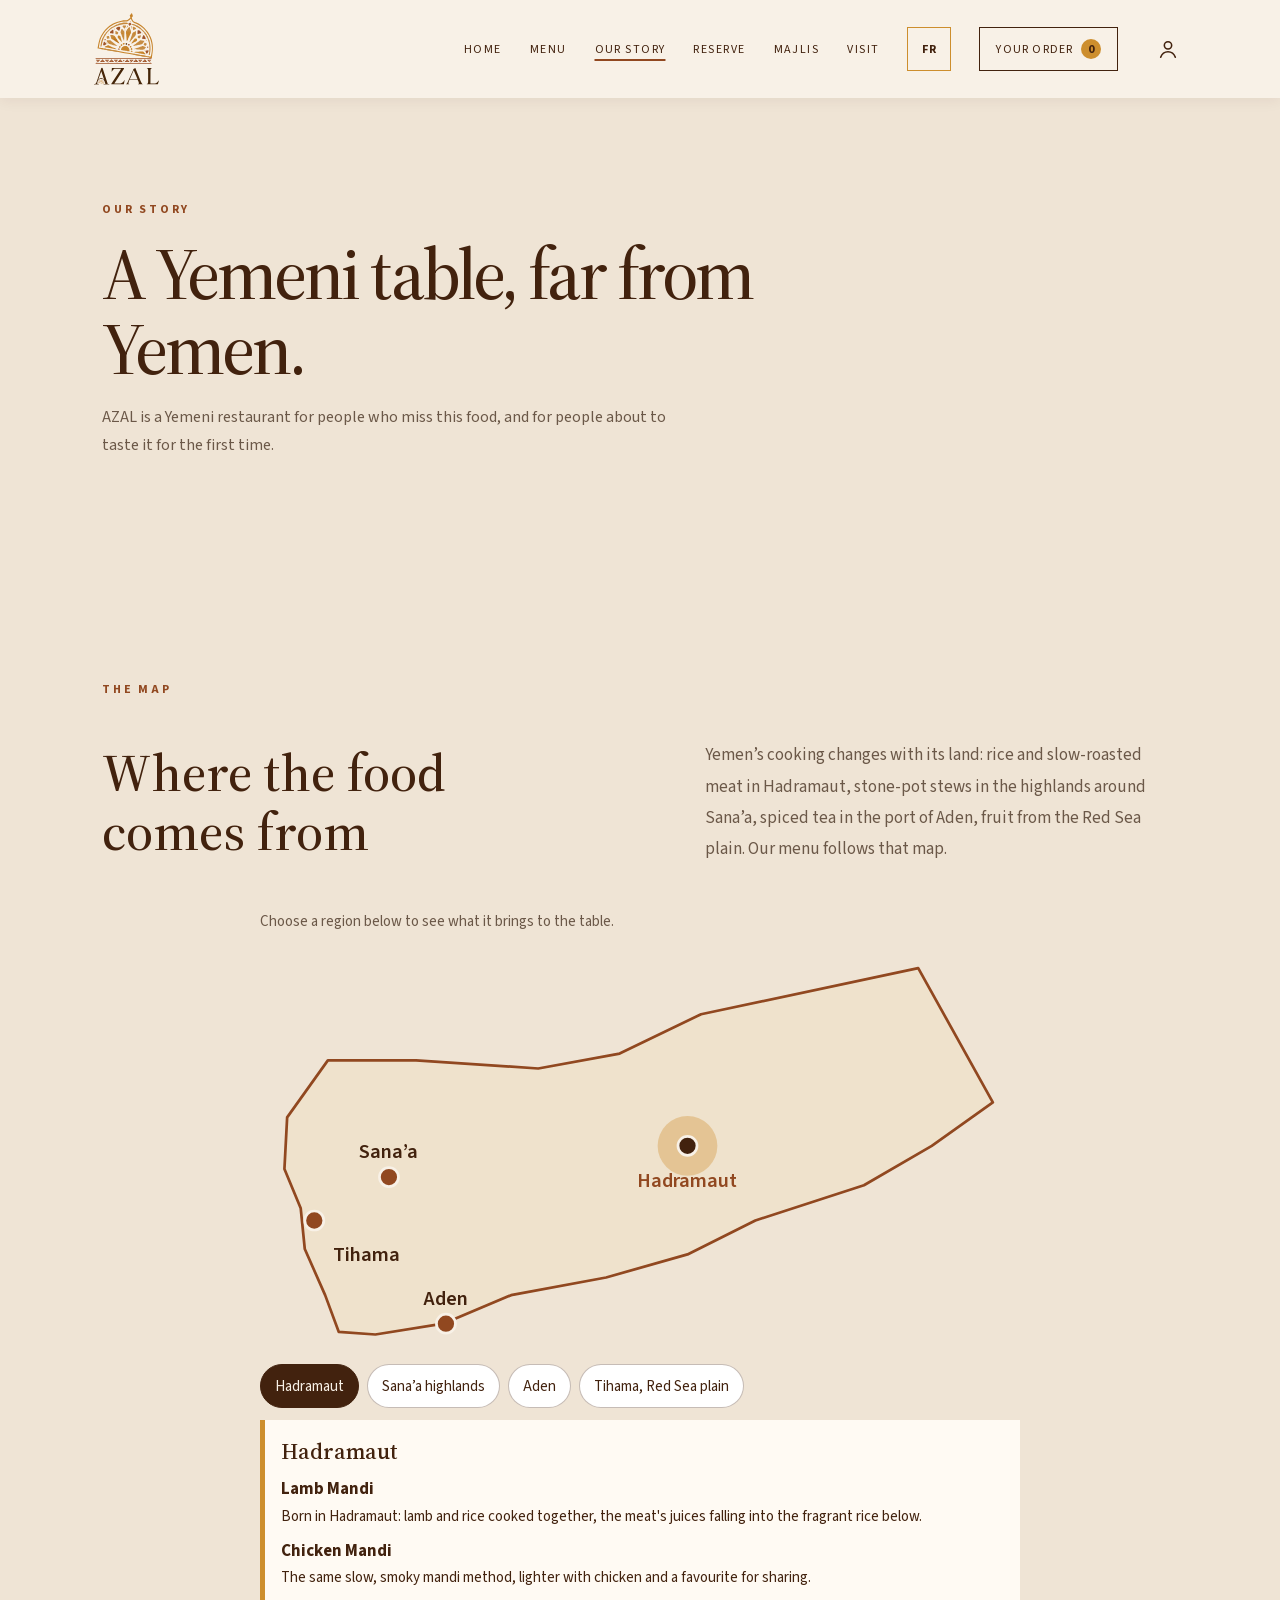
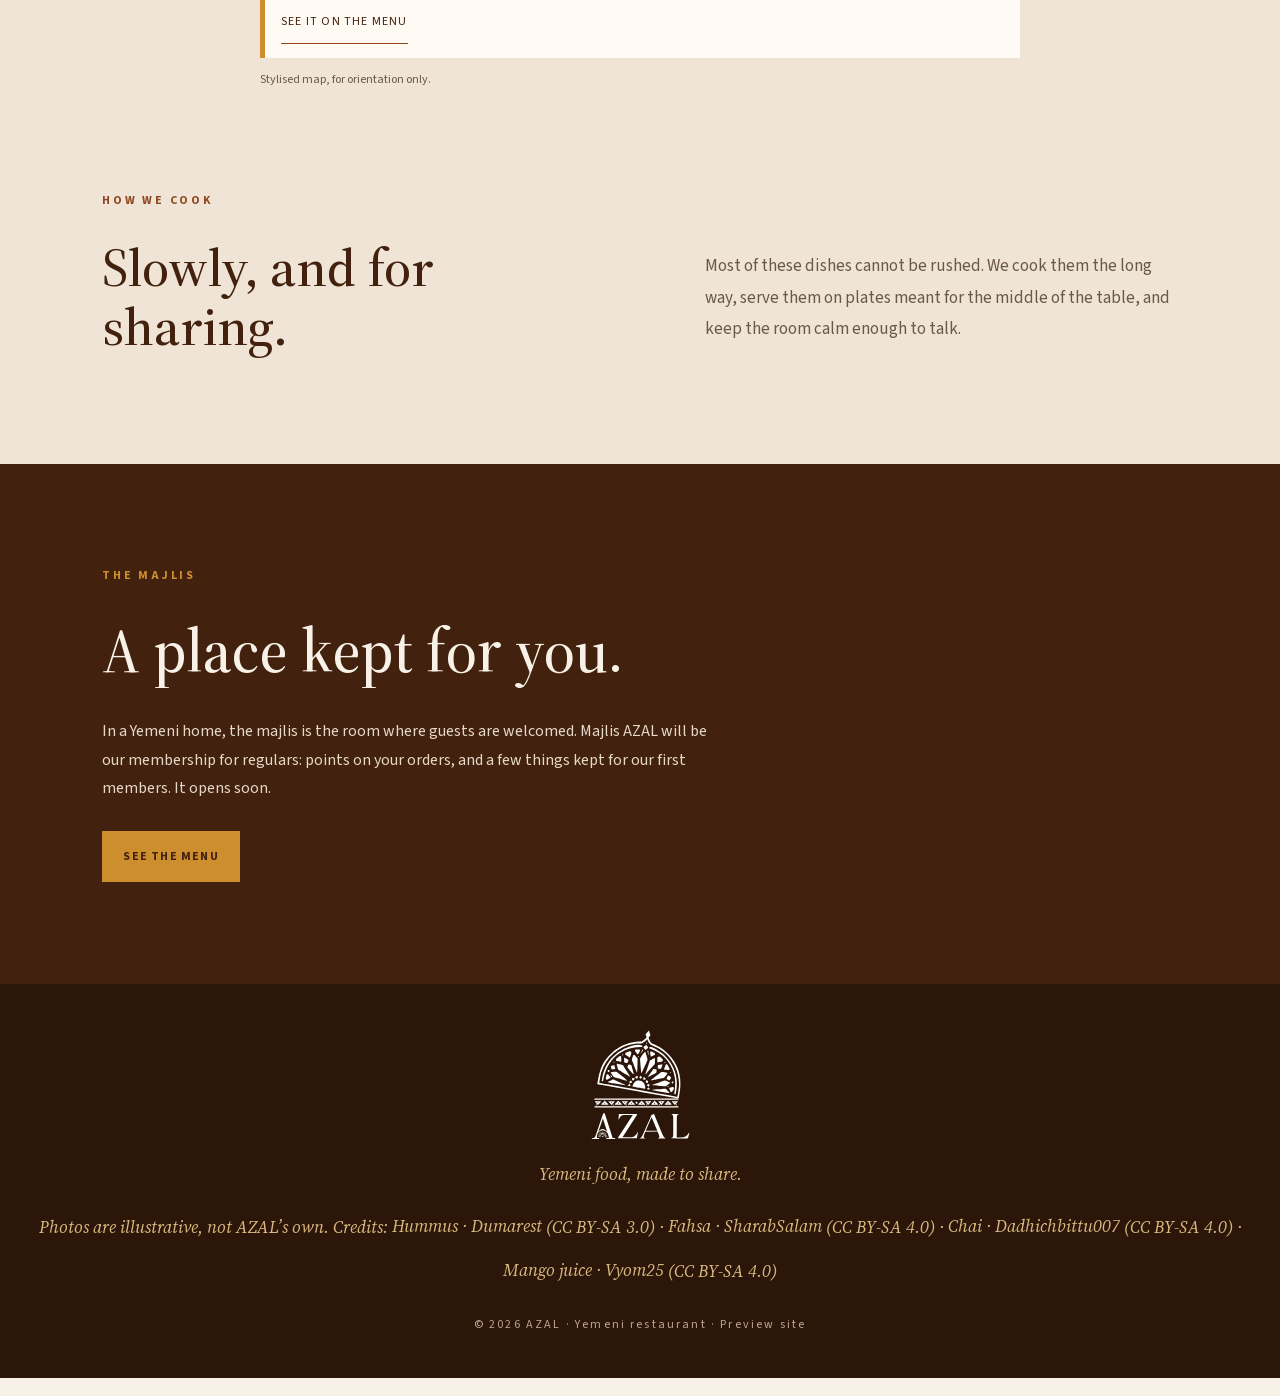
<file: story.html>
<!doctype html>
<html lang="en">
<head>
<meta charset="utf-8"><meta name="viewport" content="width=device-width, initial-scale=1"><meta name="theme-color" content="#42220E">
<meta name="description" content="A Yemeni table, far from Yemen: where AZAL’s food comes from and how we cook it."><meta property="og:type" content="website"><meta property="og:title" content="Our story · AZAL"><meta property="og:description" content="A Yemeni table, far from Yemen: where AZAL’s food comes from and how we cook it."><meta name="twitter:card" content="summary"><title>Our story · AZAL</title>
<link rel="preload" href="assets/fonts/SourceSans3VF-Upright.woff2" as="font" type="font/woff2" crossorigin><link rel="preload" href="assets/fonts/SourceSerif4Variable-Roman.woff2" as="font" type="font/woff2" crossorigin><link rel="stylesheet" href="styles.css?v=20261128-0016"><link rel="icon" type="image/svg+xml" href="assets/azal-symbol.svg"></head>
<body class="page-story" data-title-key="title_story"><a class="skip-link" href="#main-content" data-i18n="skipLink">Skip to content</a><header class="site-header"><a class="brand" href="index.html" aria-label="AZAL home" data-i18n-aria-label="ariaHome"><img class="brand-logo" style="height:78px;width:auto;display:block" src="assets/azal-logo.svg" alt="AZAL — Yemeni Kitchen" data-i18n-alt="altLogoFooter"></a>
<button class="menu-toggle" aria-label="Open navigation" data-i18n-aria-label="ariaOpenNav" aria-controls="primary-navigation" aria-expanded="false">☰</button><nav class="nav" id="primary-navigation" aria-label="Main navigation" data-i18n-aria-label="ariaMainNav"><a href="index.html" data-i18n="navHome">Home</a><a href="menu.html" data-i18n="navMenu">Menu</a><a href="story.html" data-i18n="navStory" aria-current="page">Our story</a><a href="reserve.html" data-i18n="navReserve">Reserve</a>
<a href="member.html" data-i18n="navMajlis">Majlis</a><a href="index.html#visit" data-i18n="navVisit">Visit</a><button class="language-toggle" id="languageToggle" type="button" aria-label="Switch language">FR</button></nav><div class="header-quick"><button class="language-quick" type="button" data-lang-quick>FR</button><a class="majlis-quick" href="member.html" aria-label="Majlis" data-i18n-aria-label="navMajlis"><svg class="hq-icon" viewBox="0 0 24 24" aria-hidden="true" focusable="false"><circle cx="12" cy="8" r="4"/><path d="M4 21c1.5-4.2 4.4-6 8-6s6.5 1.8 8 6"/></svg></a></div><button class="cart-open" id="cartOpen"><svg class="hq-icon cart-icon" viewBox="0 0 24 24" aria-hidden="true" focusable="false"><path d="M5 8h14l-1.2 12H6.2z"/><path d="M9 8V6a3 3 0 0 1 6 0v2"/></svg><span class="cart-label" data-i18n="cartButton">Your order</span> <span id="cartCount">0</span></button></header>
<main id="main-content"><section class="page-banner story-banner"><div class="section-kicker" data-i18n="storyPageKicker">OUR STORY</div><h1 data-i18n="storyPageTitle">A Yemeni table, far from Yemen.</h1><p data-i18n="storyPageIntro">AZAL is a Yemeni restaurant for people who miss this food, and for people about to taste it for the first time.</p></section>

<section class="story-values section story-regions"><div class="section-kicker" data-i18n="storyMapKicker">THE MAP</div><div class="story-values-grid"><h2 data-i18n="storyP1Title">Where the food comes from</h2><p data-i18n="storyP1">Yemen’s cooking changes with its land: rice and slow-roasted meat in Hadramaut, stone-pot stews in the highlands around Sana’a, spiced tea in the port of Aden, fruit from the Red Sea plain. Our menu follows that map.</p></div></section><section class="story-values section"><div class="section-kicker" data-i18n="storyValuesKicker">HOW WE COOK</div><div class="story-values-grid"><h2 data-i18n="storyValuesTitle">Slowly, and for sharing.</h2><p data-i18n="storyValuesText">Most of these dishes cannot be rushed. We cook them the long way, serve them on plates meant for the middle of the table, and keep the room calm enough to talk.</p></div></section>
<section class="majlis-preview section"><div class="section-kicker" data-i18n="majlisKicker">THE MAJLIS</div><h2 data-i18n="majlisTitle">A place kept for you.</h2><p data-i18n="majlisText">In a Yemeni home, the majlis is the room where guests are welcomed. Majlis AZAL will be our membership for regulars: points on your orders, and a few things kept for our first members. It opens soon.</p><a class="button button-gold" href="menu.html" data-i18n="heroMenu">See the menu</a></section></main><footer class="footer"><img class="footer-logo" style="height:118px;width:auto;display:block;margin:0 auto 12px" src="assets/azal-logo-white.svg" alt="AZAL Restaurant" data-i18n-alt="altLogo"><p data-i18n="footerTagline">Yemeni food, made to share.</p><p class="photo-credits"><span data-i18n="photoCreditsLabel">Photos are illustrative, not AZAL’s own. Credits:</span> <a href="https://commons.wikimedia.org/wiki/File:HummusLebanese.jpg" target="_blank" rel="noopener noreferrer">Hummus · Dumarest</a> (CC BY-SA 3.0) · <a href="https://commons.wikimedia.org/wiki/File:%D8%AE%D8%A8%D8%B2_%D9%85%D9%84%D9%88%D8%AD.jpg" target="_blank" rel="noopener noreferrer">Fahsa · SharabSalam</a> (CC BY-SA 4.0) · <a href="https://commons.wikimedia.org/wiki/File:Chai_In_Sakora.jpg" target="_blank" rel="noopener noreferrer">Chai · Dadhichbittu007</a> (CC BY-SA 4.0) · <a href="https://commons.wikimedia.org/wiki/File:Mango_juice.JPG" target="_blank" rel="noopener noreferrer">Mango juice · Vyom25</a> (CC BY-SA 4.0)</p><span>© <span id="year"></span> <span data-i18n="footerLegal">AZAL · Yemeni restaurant · Preview site</span></span></footer><div class="cart-backdrop" id="cartBackdrop"></div><aside class="cart-drawer" id="cartDrawer" aria-label="Your order" data-i18n-aria-label="ariaYourOrder" aria-hidden="true"><div class="cart-head"><div><span class="section-kicker" data-i18n="cartKicker">YOUR ORDER</span><h2 data-i18n="cartTitle">For pickup</h2></div><button class="close-cart" id="cartClose" aria-label="Close cart" data-i18n-aria-label="ariaCloseCart">×</button></div><div id="cartItems" class="cart-items"><p class="empty-cart">Your basket is waiting for something delicious.</p></div><div class="cart-bottom"><div class="total-line"><span data-i18n="subtotal">Subtotal</span><strong id="cartTotal">$0.00</strong></div><div class="total-line"><span data-i18n="hst">HST (13%)</span><strong id="cartTax">$0.00</strong></div><div class="total-line total-grand"><span data-i18n="total">Total</span><strong id="cartGrand">$0.00</strong></div><p class="demo-disclaimer" data-i18n="cartDisclaimer">Preview only: nothing is sent or charged.</p><button class="button button-gold checkout-button" id="checkoutButton" disabled><span data-i18n="checkoutButton">Continue</span></button></div></aside>

<p id="cartStatus" class="visually-hidden" role="status" aria-live="polite"></p><div class="checkout-modal" id="checkoutModal" role="dialog" aria-modal="true" aria-labelledby="checkoutTitle"><div class="checkout-panel"><button class="close-cart modal-close" id="modalClose" aria-label="Close" data-i18n-aria-label="ariaClose">×</button><span class="section-kicker" data-i18n="demoOnly">PREVIEW</span><h2 id="checkoutTitle" data-i18n="checkoutTitle">Almost there.</h2><p data-i18n="checkoutText">This preview does not send your order to the kitchen or take payment.</p><p class="demo-disclaimer" data-i18n="demoPickupOnly">Nothing you choose here is sent, stored or charged.</p><fieldset class="pickup" id="pickup"><legend data-i18n="pickupTitle">Pickup time</legend><p class="pickup-note" id="pickupNote" aria-live="polite"></p><div class="pickup-options" id="pickupOptions"></div><p class="pickup-tz" id="pickupTz" data-i18n="pickupTz" hidden>Times are Toronto time.</p></fieldset><div class="checkout-totals" id="checkoutTotals" aria-live="polite"></div><button class="button button-gold checkout-button" id="placeDemoOrder"><span data-i18n="placeDemo">See the preview</span></button><p id="checkoutMessage" class="checkout-message" aria-live="polite"></p><div class="ritual" id="ritualPreview" aria-live="polite" hidden></div></div></div>
<script src="supabase-config.js?v=20261128-0016" defer></script><script src="script.js?v=20261128-0016" defer></script><script src="auth.js?v=20261128-0016" defer></script><script src="sigil.js?v=20261128-0016" defer></script><script src="checkout.js?v=20261128-0016" defer></script><script src="sharecard.js?v=20261128-0016" defer></script><script src="iftar.js?v=20261128-0016" defer></script><script src="story-map.js?v=20261128-0016" defer></script></body></html>
</file>
<file: styles.css>
/* Arabic webfont (F-A): Amiri, SIL OFL 1.1 (assets/fonts/OFL-Amiri.txt), subset to Arabic + basic punctuation.
   Loaded only when Arabic glyphs are needed (unicode-range), so EN/FR pages do not download it. */
@font-face{font-family:"AZAL Arabic";src:url("assets/fonts/Amiri-Arabic.woff") format("woff");font-weight:400 700;font-style:normal;font-display:swap;unicode-range:U+0600-06FF,U+0750-077F,U+FB50-FDFF,U+FE70-FEFF,U+200C-200F}
:root{--brown:#42220E;--gold:#CD8E2D;--clay:#914820;--ivory:#F8F1E7;--muted:#6B5848;--cream:#fffaf3}*{box-sizing:border-box}html{scroll-behavior:smooth}body{margin:0;background:var(--ivory);color:var(--brown);font-family:'DM Sans',Arial,sans-serif}body.locked{overflow:hidden}a{color:inherit;text-decoration:none}button{font:inherit;cursor:pointer}.site-header{height:88px;padding:10px clamp(22px,7vw,110px);display:flex;align-items:center;justify-content:space-between;background:var(--ivory);position:relative;z-index:5}.brand{display:flex;flex-direction:column;align-items:center;line-height:1}.brand small{font-size:12px;letter-spacing:.25em;margin-top:6px}.nav{display:flex;align-items:center;gap:36px;font-size:12px;letter-spacing:.12em;text-transform:uppercase}.nav>a:hover{color:var(--clay)}.cart-open{background:none;border:1px solid var(--brown);padding:12px 17px;color:var(--brown);font-size:12px;letter-spacing:.1em;text-transform:uppercase}.cart-open{display:inline-flex;align-items:center;justify-content:center;gap:8px;white-space:nowrap;flex-shrink:0}.cart-open #cartCount{display:inline-grid;place-items:center;margin:0;background:var(--gold);border-radius:50%;width:20px;height:20px;min-width:20px;font-weight:700;flex:0 0 20px}.menu-toggle{display:none;background:none;border:0;font-size:25px;color:var(--brown)}.hero{min-height:630px;position:relative;display:flex;align-items:center;overflow:hidden;background:var(--brown);color:var(--ivory);padding:90px clamp(24px,10vw,150px);box-shadow:inset 0 -130px 90px -70px rgba(43,22,11,.78)}.hero-photo{position:absolute;inset:0 0 0 38%;background-image:url('https://images.unsplash.com/photo-1544025162-d76694265947?auto=format&fit=crop&w=1800&q=85');background-size:cover;background-position:center 54%;opacity:.8}.hero-shade{position:absolute;inset:0;background:linear-gradient(90deg,#2b160b 0%,#42220E 38%,rgba(66,34,14,.72) 58%,rgba(40,20,9,.16) 100%)}.hero:after{content:"";position:absolute;inset:18px;border:1px solid rgba(205,142,45,.25);pointer-events:none}.hero-copy{position:relative;z-index:2;max-width:610px}.eyebrow,.section-kicker,.card-label{font-size:12px;letter-spacing:.23em;font-weight:700}.eyebrow{color:var(--gold)}h1,h2,h3{font-family:'Playfair Display',Georgia,serif;font-weight:500}h1{font-size:clamp(50px,6.6vw,88px);line-height:1.02;letter-spacing:-.04em;margin:24px 0}h1 em{color:var(--gold);font-weight:500}.hero-text{font-size:14px;line-height:1.9;color:#e6d9ca;max-width:420px}.hero-actions{display:flex;align-items:center;gap:24px;flex-wrap:wrap;margin-top:35px}.button{display:inline-flex;justify-content:center;align-items:center;gap:24px;padding:16px 21px;border:0;font-size:12px;letter-spacing:.1em;text-transform:uppercase;font-weight:700}.button-gold{background:var(--gold);color:var(--brown)}.button-gold:hover{background:#dfaa50}.sample-note{font-size:12px;letter-spacing:.16em;color:#e2c99f}.hero-bottom{position:absolute;bottom:28px;left:clamp(24px,10vw,150px);right:clamp(24px,10vw,150px);z-index:2;display:flex;justify-content:space-between;font-size:12px;letter-spacing:.2em;color:var(--ivory);text-shadow:0 1px 10px rgba(20,10,4,.85)}.section{padding:100px clamp(24px,10vw,150px)}.section-kicker{color:var(--clay)}.welcome-grid{display:grid;grid-template-columns:1fr 1fr;gap:12%;align-items:center;margin-top:34px}.welcome h2,.menu-top h2,.visit h2{font-size:clamp(43px,5vw,66px);line-height:1.08;letter-spacing:-.035em;margin:0}.welcome h2 em,.menu-top h2 em,.visit h2 em{color:var(--clay);font-weight:500}.welcome-grid p{font-family:'Playfair Display',Georgia,serif;font-size:21px;line-height:1.65;color:#69513d;margin:0}.menu-section{background:#efe4d5}.menu-top{display:flex;align-items:end;justify-content:space-between;gap:35px}.menu-top h2{margin:25px 0 13px}.menu-intro{max-width:540px;color:var(--muted);font-size:12px;line-height:1.8}.demo-label{border:1px solid #c9a77e;padding:11px 14px;font-size:12px;letter-spacing:.13em;white-space:nowrap;color:var(--clay)}.category-tabs{display:flex;gap:9px;flex-wrap:wrap;margin:34px 0 25px}.category-tabs button{border:1px solid #d6c4af;background:transparent;padding:11px 17px;color:var(--brown);font-size:12px}.category-tabs button.active,.category-tabs button:hover{background:var(--brown);border-color:var(--brown);color:var(--ivory)}.product-grid{display:grid;grid-template-columns:repeat(3,minmax(0,1fr));gap:22px}.product-card{background:var(--cream);min-width:0;box-shadow:0 8px 25px rgba(66,34,14,.045);display:flex;flex-direction:column}.product-card{position:relative}.product-image{height:220px;background:#d8c3a9;position:relative;overflow:hidden}.product-image>img{display:block;width:100%;height:100%;object-fit:cover}.product-tag{position:absolute;top:14px;left:14px;background:var(--gold);padding:7px 9px;font-size:12px;letter-spacing:.1em;text-transform:uppercase}.product-info{padding:20px;display:flex;flex-direction:column;flex:1}.product-category{font-size:12px;letter-spacing:.18em;color:var(--clay);text-transform:uppercase}.product-info h3{font-size:24px;margin:9px 0 7px}.product-info p{font-size:12px;line-height:1.7;color:var(--muted);margin:0 0 17px;min-height:38px}.product-bottom{display:flex;align-items:center;justify-content:space-between;margin-top:auto}.product-price{font-size:15px;font-weight:700}.add-button{border:1px solid var(--brown);background:transparent;color:var(--brown);padding:10px 13px;font-size:12px;letter-spacing:.08em;text-transform:uppercase}.add-button:hover{background:var(--brown);color:white}.visit{display:grid;grid-template-columns:1fr .8fr;gap:12%;align-items:center}.visit h2{margin:30px 0 20px}.visit>div>p{font-size:13px;line-height:1.9;color:var(--muted);max-width:410px}.visit-card{background:var(--cream);padding:38px;box-shadow:0 18px 50px rgba(66,34,14,.07)}.card-label{color:var(--clay)}.visit-card h3{font-size:34px;line-height:1.2;margin:22px 0 30px}.detail-row{display:flex;justify-content:space-between;gap:20px;padding:14px 0;border-top:1px solid #e8d9c8;font-size:12px}.detail-row span{color:var(--muted)}.detail-row strong{text-align:right}.footer{background:#2c1609;color:var(--ivory);padding:42px 24px;text-align:center}.footer-wordmark{display:inline-block;color:var(--gold)}.footer p{font-family:'Source Serif 4',Georgia,serif;font-style:italic;color:#d7b77e}.footer>span:last-child{font-size:12px;letter-spacing:.18em;color:#bca68e}.cart-backdrop{position:fixed;inset:0;background:rgba(20,10,4,.55);z-index:20;opacity:0;visibility:hidden;transition:.25s}.cart-backdrop.open{opacity:1;visibility:visible}.cart-drawer{position:fixed;z-index:21;right:0;top:0;height:100dvh;width:min(440px,100%);background:var(--ivory);transform:translateX(102%);transition:transform .3s ease;display:flex;flex-direction:column;padding:27px}.cart-drawer.open{transform:translateX(0)}.cart-head{display:flex;justify-content:space-between;align-items:center;border-bottom:1px solid #dfcfbb;padding-bottom:20px}.cart-head h2,.checkout-panel h2{font-size:35px;margin:8px 0 0}.close-cart{background:none;border:0;font-size:30px;color:var(--brown);line-height:1}.cart-items{overflow:auto;flex:1;padding:12px 0}.empty-cart{font-size:12px;color:var(--muted);padding:25px 0}.cart-row{display:grid;grid-template-columns:1fr auto;gap:10px;padding:15px 0;border-bottom:1px solid #e5d7c7}.cart-row strong{font-size:13px}.cart-row small{display:block;color:var(--muted);font-size:12px;margin-top:5px}.quantity-controls{display:flex;align-items:center;gap:9px}.quantity-controls button{width:25px;height:25px;border:1px solid #cbb79f;background:transparent;color:var(--brown)}.cart-bottom{border-top:1px solid #dfcfbb;padding-top:18px}.total-line{display:flex;justify-content:space-between;font-size:13px}.demo-disclaimer{font-size:12px;line-height:1.6;color:var(--muted)}.checkout-button{width:100%;margin-top:8px}.checkout-button:disabled{opacity:.4;cursor:not-allowed}.checkout-modal{position:fixed;inset:0;z-index:30;background:rgba(20,10,4,.65);display:none;place-items:center;padding:18px}.checkout-modal.open{display:grid}.checkout-panel{width:min(460px,100%);background:var(--ivory);padding:35px;position:relative}.modal-close{position:absolute;right:22px;top:18px}.checkout-panel h2{margin:16px 0}.checkout-panel>p{font-size:12px;line-height:1.7;color:var(--muted)}.checkout-panel label{display:block;font-size:12px;letter-spacing:.08em;text-transform:uppercase;margin-top:17px}.checkout-panel input,.checkout-panel select{display:block;width:100%;margin-top:8px;padding:13px;border:1px solid #d7c5b0;background:#fffaf3;color:var(--brown);font:inherit}.checkout-message{color:var(--clay);font-weight:600}.no-products{grid-column:1/-1;padding:45px;text-align:center;color:var(--muted)}
@media(max-width:800px){.site-header{height:76px}.menu-toggle{display:block}.nav{display:none;position:absolute;top:76px;left:0;right:0;background:var(--ivory);padding:22px;flex-direction:column;gap:20px;align-items:stretch}.nav.open{display:flex}.cart-open{text-align:center}.hero{min-height:620px;padding:75px 25px 95px}.hero-photo{inset:0;background-position:center;opacity:.48}.hero-shade{background:linear-gradient(90deg,rgba(42,20,8,.96),rgba(66,34,14,.7))}.hero:after{inset:10px}.hero-bottom{left:25px;right:25px}.section{padding:75px 25px}.welcome-grid,.visit{grid-template-columns:1fr;gap:25px}.menu-top{display:block}.demo-label{display:inline-block;margin-top:12px}.product-grid{grid-template-columns:repeat(2,minmax(0,1fr));gap:14px}.product-image{height:170px}.product-info{padding:15px}.product-info h3{font-size:20px}.product-info p{min-height:55px}.visit-card{padding:27px}}@media(max-width:480px){.product-grid{grid-template-columns:1fr}.product-image{height:225px}.product-info p{min-height:0}.hero-actions{align-items:flex-start;flex-direction:column;gap:15px}.welcome h2,.menu-top h2,.visit h2{font-size:46px}.cart-drawer{padding:20px}}

.brand-logo{height:78px;width:auto;display:block}
.footer-logo{height:118px;width:auto;display:block;margin:0 auto 12px}

/* Usability and accessibility refinements */
.skip-link{position:absolute;left:16px;top:-60px;z-index:100;background:var(--gold);color:var(--brown);padding:12px 16px;font-weight:700}
.skip-link:focus{top:12px}
.text-link{font-size:12px;letter-spacing:.1em;text-transform:uppercase;border-bottom:1px solid rgba(248,241,231,.55);padding:0 0 5px;color:var(--ivory)}
.text-link:hover{color:var(--gold);border-color:var(--gold)}
.menu-search-label{display:block;font-size:12px;letter-spacing:.15em;text-transform:uppercase;font-weight:700;color:var(--clay);margin:28px 0 8px}
.menu-search{display:block;width:min(100%,440px);padding:14px 16px;border:1px solid #d6c4af;background:var(--cream);color:var(--brown);font:inherit;font-size:12px;outline-offset:3px}
.menu-search:focus{border-color:var(--gold);outline:2px solid rgba(205,142,45,.25)}
.product-image[role="img"]{background-size:cover}
.category-tabs button:focus-visible,.add-button:focus-visible,.button:focus-visible,.cart-open:focus-visible,.menu-toggle:focus-visible{outline:3px solid var(--gold);outline-offset:3px}
@media(max-width:800px){.menu-search{width:100%}.hero-actions{gap:18px}}
@media(prefers-reduced-motion:reduce){html{scroll-behavior:auto}*,*::before,*::after{transition-duration:.01ms!important;animation-duration:.01ms!important;animation-iteration-count:1!important}}

.language-toggle{border:1px solid var(--gold);background:transparent;color:var(--brown);padding:10px 12px;font-size:12px;font-weight:700;letter-spacing:.08em;min-width:42px}.language-toggle:hover,.language-toggle:focus-visible{background:var(--gold);outline:2px solid var(--gold);outline-offset:2px}
@media(max-width:800px){.language-toggle{align-self:center}}


/* Sufra Compass — a one-tap, menu-grounded discovery guide */
.sufra-section{background:var(--ivory)}
.sufra-heading{display:flex;align-items:end;justify-content:space-between;gap:28px;margin-top:24px}
.sufra-heading h2{font-size:clamp(42px,5vw,64px);line-height:1.08;letter-spacing:-.035em;margin:0}
.sufra-heading h2 em{color:var(--clay);font-weight:500}
.sufra-intro{max-width:520px;margin:16px 0 0;color:var(--muted);font-size:12px;line-height:1.8}
.sufra-choices{display:grid;grid-template-columns:repeat(3,minmax(0,1fr));gap:12px;margin-top:30px}
.sufra-choice{min-width:0;min-height:176px;padding:23px 22px;display:flex;flex-direction:column;align-items:flex-start;text-align:left;gap:10px;background:var(--cream);border:1px solid #dfcfbb;color:var(--brown);transition:border-color .2s,background .2s,transform .2s}
.sufra-choice:hover,.sufra-choice:focus-visible{border-color:var(--gold);transform:translateY(-2px)}
.sufra-choice:focus-visible{outline:2px solid var(--clay);outline-offset:3px}
.sufra-choice.active{background:var(--brown);border-color:var(--brown);color:var(--ivory)}
.sufra-number{font-size:12px;letter-spacing:.16em;color:var(--clay);font-weight:700}
.sufra-choice.active .sufra-number,.sufra-choice.active .sufra-arrow{color:var(--gold)}
.sufra-choice-title{font-family:'Playfair Display',Georgia,serif;font-size:clamp(18px,2vw,24px);line-height:1.2}
.sufra-choice-copy{font-size:12px;line-height:1.5;color:var(--muted)}
.sufra-choice.active .sufra-choice-copy{color:#e6d9ca}
.sufra-arrow{margin-top:auto;margin-left:auto;font-size:18px;color:var(--clay)}
.sufra-status{min-height:18px;margin:14px 0 0;color:var(--muted);font-size:12px;line-height:1.6}
@media(max-width:800px){.sufra-heading{display:block}.sufra-heading .demo-label{display:inline-block;margin-top:16px}.sufra-choices{gap:9px}.sufra-choice{padding:18px 15px;min-height:165px}}
@media(max-width:480px){.sufra-choices{grid-template-columns:1fr;gap:9px}.sufra-choice{display:grid;grid-template-columns:28px minmax(0,1fr) auto;grid-template-rows:auto auto;align-items:center;gap:4px 10px;min-height:0;padding:17px 16px}.sufra-number{grid-column:1;grid-row:1/3}.sufra-choice-title{grid-column:2;grid-row:1;font-size:20px}.sufra-choice-copy{grid-column:2;grid-row:2}.sufra-arrow{grid-column:3;grid-row:1/3;margin:0}}
@media(prefers-reduced-motion:reduce){.sufra-choice{transition:none}.sufra-choice:hover,.sufra-choice:focus-visible{transform:none}}


/* D1 — AZAL welcome arch: a restrained, reversible hero art-direction pass.
   The existing photo, logo, palette and copy remain unchanged. */
.hero{
  min-height:700px;
  padding:104px clamp(24px,8vw,120px) 116px;
  isolation:isolate;
}
.hero-photo{
  inset:28px 6vw 28px 48%;
  border:1px solid rgba(205,142,45,.42);
  border-radius:50% 50% 0 0;
  opacity:1;
  background-position:center 52%;
}
.hero-shade{
  background:linear-gradient(90deg,#2b160b 0%,#42220E 39%,rgba(66,34,14,.94) 48%,rgba(40,20,9,.12) 100%);
}
.hero:before{
  content:"";
  position:absolute;
  z-index:0;
  top:18px;
  right:5.3vw;
  bottom:18px;
  width:45%;
  border:1px solid rgba(205,142,45,.24);
  border-radius:50% 50% 0 0;
  pointer-events:none;
}
.hero:after{
  inset:18px;
  border-color:rgba(205,142,45,.34);
}
.hero-copy{
  max-width:min(56%,650px);
}
.hero h1{
  font-size:clamp(56px,7vw,94px);
  text-wrap:balance;
}
.hero-text{
  font-size:15px;
  max-width:440px;
}
.hero-actions{
  gap:28px;
}
.sample-note{
  margin-top:24px;
  letter-spacing:.18em;
}
.hero-bottom{
  font-size:12px;
  letter-spacing:.22em;
}
@media(max-width:800px){
  .hero{
    min-height:650px;
    padding:78px 25px 105px;
  }
  .hero-photo{
    inset:0;
    border:0;
    border-radius:0;
    opacity:.43;
    background-position:center 52%;
  }
  .hero-shade{
    background:linear-gradient(90deg,rgba(35,17,8,.97),rgba(66,34,14,.72));
  }
  .hero:before{display:none}
  .hero:after{inset:10px}
  .hero-copy{max-width:100%}
  .hero h1{font-size:clamp(52px,10vw,76px)}
  .hero-text{font-size:14px}
  .hero-bottom{font-size:12px;letter-spacing:.12em}
}
@media(max-width:480px){
  .hero{
    min-height:620px;
    padding:72px 25px 100px;
  }
  .hero h1{font-size:clamp(48px,13vw,62px)}
  .hero-bottom{gap:12px;align-items:flex-end}
  .hero-bottom span:last-child{text-align:right;max-width:48%}
}
@media(prefers-reduced-motion:reduce){
  .hero-photo{transition:none}
}


/* P1 v2 — Sufra-first, legible and thumb-first experience */
:root{--muted:#6B5848}
body{font-family:'Source Sans 3','Source Sans Pro',Arial,sans-serif;font-size:16px;line-height:1.55}
h1,h2,h3,.sufra-choice-title,.welcome-grid p{font-family:'Source Serif 4',Georgia,serif}
.site-header{position:sticky;top:0;z-index:15;min-height:76px;height:auto;box-shadow:0 2px 14px rgba(66,34,14,.07)}
.hero{min-height:470px;padding:70px clamp(24px,8vw,120px) 82px;box-shadow:inset 0 -120px 90px -70px rgba(43,22,11,.78)}
.hero-photo{inset:0 0 0 43%;border:0;border-radius:0;opacity:.76;background-position:center 52%}
.hero-shade{background:linear-gradient(90deg,#2b160b 0%,#42220E 40%,rgba(66,34,14,.88) 55%,rgba(40,20,9,.16) 100%)}
.hero:before{display:none}
.hero:after{inset:14px;border-color:rgba(205,142,45,.3)}
.hero-copy{max-width:min(58%,650px)}
.hero h1{font-size:clamp(48px,5.7vw,76px);line-height:1.04}
.hero-text{font-size:16px;line-height:1.65}
.hero-actions{margin-top:24px;gap:22px}
.button{font-size:12px;min-height:48px}
.sample-note{font-size:12px;margin-top:16px;color:var(--ivory)}
.hero-bottom{font-size:12px;letter-spacing:.14em}
.section{padding:64px clamp(24px,8vw,120px)}
.sufra-heading{margin-top:16px}
.sufra-intro,.menu-intro{font-size:16px;line-height:1.65;color:var(--muted)}
.sufra-choice{min-height:144px;padding:20px}
.sufra-number,.sufra-status,.sufra-choice-copy{font-size:13px}
.sufra-choice-title{font-size:clamp(19px,2vw,24px)}
.menu-top h2{margin-top:14px}
.menu-search-label,.section-kicker,.eyebrow,.card-label,.demo-label,.product-category,.product-tag,.category-tabs button,.add-button,.nav,.cart-open,.detail-row,.footer>span:last-child{font-size:12px}
.menu-search{font-size:16px;min-height:48px}
.category-tabs{margin:22px 0 20px}
.category-tabs button{min-height:44px;padding:10px 15px}
.product-grid{gap:18px}
.product-info{padding:18px}
.product-info h3{font-size:22px}
.product-info p{font-size:14px;line-height:1.5;min-height:42px}
.add-button{min-height:44px;padding:10px 14px}
.visit>div>p{font-size:16px}
.demo-disclaimer{font-size:13px}
.cart-open{min-height:44px}
.language-toggle,.menu-toggle{min-height:44px;min-width:44px}
.sticky-cart{position:fixed;z-index:18;left:50%;bottom:max(16px,env(safe-area-inset-bottom));transform:translateX(-50%);display:flex;align-items:center;justify-content:center;gap:14px;width:min(440px,calc(100% - 28px));min-height:56px;padding:10px 18px;border:1px solid var(--gold);border-radius:4px;background:var(--brown);color:var(--ivory);box-shadow:0 8px 28px rgba(43,22,11,.28);font:600 14px 'Source Sans 3',Arial,sans-serif;cursor:pointer}
.sticky-cart[hidden]{display:none}
.sticky-cart-count{display:inline-grid;place-items:center;width:26px;height:26px;border-radius:50%;background:var(--gold);color:var(--brown);font-weight:700}
.sticky-cart strong{color:var(--ivory);font-size:15px}
.product-card{overflow:hidden}
@media(max-width:800px){
 .site-header{height:76px;padding:8px 18px}
 .brand-logo{height:58px!important}
 .hero{min-height:min(55svh,420px);padding:54px 25px 82px}
 .hero-photo{inset:0;opacity:.48}
 .hero-shade{background:linear-gradient(90deg,rgba(42,20,8,.96),rgba(66,34,14,.78))}
 .hero:after{inset:9px}
 .hero-copy{max-width:100%}
 .hero h1{font-size:clamp(42px,9vw,62px)}
 .hero-text{font-size:16px;max-width:38rem}
 .hero-actions{margin-top:18px}
 .hero-actions .text-link{display:none}
 .hero-bottom{left:25px;right:25px;font-size:12px;letter-spacing:.08em}
 .section{padding:48px 20px}
 .sufra-heading{display:block}
 .sufra-choices{grid-template-columns:1fr;gap:8px;margin-top:18px}
 .sufra-choice{display:grid;grid-template-columns:28px minmax(0,1fr) auto;grid-template-rows:auto auto;align-items:center;gap:4px 10px;min-height:0;padding:14px 15px}
 .sufra-number{grid-column:1;grid-row:1/3}
 .sufra-choice-title{grid-column:2;grid-row:1;font-size:19px}
 .sufra-choice-copy{grid-column:2;grid-row:2}
 .sufra-arrow{grid-column:3;grid-row:1/3;margin:0}
 .product-grid{grid-template-columns:repeat(2,minmax(0,1fr));gap:12px}
 .product-image{height:150px}
 .product-info{padding:14px}
 .product-info p{min-height:54px}
 .nav{gap:18px}
}
@media(max-width:480px){
 .product-grid{grid-template-columns:1fr;gap:10px}
 .product-card{display:grid;grid-template-columns:96px minmax(0,1fr);min-height:120px;align-items:stretch}
 .product-image{grid-column:1;grid-row:1;height:100%;min-height:120px}
 .product-tag{top:6px;left:6px;padding:4px 6px;font-size:12px}
 .product-info{grid-column:2;grid-row:1;padding:10px 12px;min-width:0}
 .product-info h3{font-size:18px;line-height:1.2;margin:2px 0 4px}
 .product-category{font-size:12px;letter-spacing:.08em}
 .product-info p{font-size:13px;line-height:1.35;display:-webkit-box;-webkit-box-orient:vertical;-webkit-line-clamp:2;overflow:hidden;min-height:0;margin:0 0 7px}
 .product-bottom{gap:8px}
 .product-price{font-size:14px}
 .add-button{min-height:40px;padding:8px 10px;font-size:12px}
 .hero{min-height:min(55svh,390px);padding:42px 20px 72px}
 .hero h1{font-size:clamp(40px,11vw,54px)}
 .hero-bottom{left:20px;right:20px;font-size:12px}
 .welcome-grid,.visit{grid-template-columns:1fr;gap:20px}
 .menu-top{display:block}
 .detail-row{font-size:13px}
 .cart-drawer{padding:20px}
}
@media(prefers-reduced-motion:reduce){.sticky-cart{transition:none}}


/* P1 v2 audit alignment — compact discovery above the fold */
small{font-size:12px!important}
.close-cart{display:grid;place-items:center;width:44px;height:44px;min-width:44px;min-height:44px}
.quantity-controls button{width:44px;height:44px;min-width:44px;min-height:44px}
body :where(.eyebrow,.section-kicker,.card-label,.demo-label,.product-category,.product-tag,.category-tabs button,.add-button,.nav,.cart-open,.detail-row,.footer>span:last-child,.hero-bottom,.sample-note,.menu-search-label,.sufra-number,.sufra-status,.sufra-choice-copy,.empty-cart,.cart-row small,.checkout-panel label,.checkout-message,.demo-disclaimer){font-size:12px!important}
@media(max-width:480px){
 .hero{min-height:min(42svh,340px);padding:38px 20px 68px}
 .hero h1{font-size:clamp(40px,10.5vw,52px)}
 .hero-text{font-size:15px;line-height:1.4;margin:10px 0}
 .hero-actions{margin-top:12px}
 .sample-note{margin-top:10px}
 .hero-bottom{font-size:12px;letter-spacing:.06em}
 .section{padding:28px 18px}
 .sufra-heading{margin-top:8px}
 .sufra-heading h2{font-size:34px;line-height:1.08}
 .sufra-intro{font-size:14px;line-height:1.35;margin:8px 0 0}
 .sufra-heading .demo-label{margin-top:6px;padding:5px 7px}
 .sufra-choices{grid-template-columns:repeat(3,minmax(0,1fr));gap:7px;margin-top:10px}
 .sufra-choice{display:flex;min-height:82px;padding:9px 5px;gap:4px;align-items:center;text-align:center;justify-content:center}
 .sufra-number{font-size:12px}
 .sufra-choice-title{font-size:14px;line-height:1.15}
 .sufra-choice-copy{font-size:12px;line-height:1.2}
 .sufra-arrow{display:none}
 .sufra-status{margin:7px 0 0;min-height:14px;line-height:1.2}
 .menu-section{padding:28px 18px}
 .menu-top h2{font-size:34px;margin:7px 0 5px}
 .menu-intro{font-size:14px;line-height:1.35;margin:0;max-width:38ch;display:-webkit-box;-webkit-box-orient:vertical;-webkit-line-clamp:2;overflow:hidden}
 .menu-top .demo-label{margin-top:6px;padding:5px 7px}
 .menu-search-label{margin:12px 0 5px}
 .menu-search{min-height:44px;padding:9px 12px;font-size:16px}
 .category-tabs{flex-wrap:nowrap;overflow-x:auto;gap:6px;margin:10px 0 10px;padding:2px 2px 6px;scrollbar-width:thin}
 .category-tabs button{flex:0 0 auto;min-height:44px;padding:8px 11px;white-space:nowrap}
 .product-card{grid-template-columns:96px minmax(0,1fr);min-height:120px}
 .product-image{min-height:120px}
 .product-tag,.product-category{font-size:12px!important}
 .product-info h3{font-size:18px}
 .product-info p{font-size:13px;line-height:1.3}
 .product-price{font-size:14px}
 .add-button{min-height:44px;font-size:12px!important;padding:8px 9px}
 .cart-open{padding:8px 10px;font-size:12px!important}
 .menu-toggle{width:44px;height:44px;min-width:44px;min-height:44px}
 .language-toggle{width:44px;height:44px;min-width:44px;min-height:44px}
 .close-cart,.quantity-controls button{width:44px;height:44px;min-width:44px;min-height:44px}
}
@media(min-width:900px){body{font-size:17px}.hero{min-height:480px}.product-info h3{font-size:24px}}


.language-toggle{font-size:12px!important;min-width:44px;min-height:44px}
@media(max-width:480px){.language-toggle{width:44px;height:44px}.sufra-choice{min-width:0}.sufra-choice-title{font-size:14px}.sufra-choice-copy{font-size:12px}}


/* P1 fold: menu is the hero's immediate successor; Sufra is an inline shortcut */
.sufra-section{padding:18px 0 12px;background:transparent}
@media(max-width:480px){
 .hero{min-height:min(38svh,320px);padding:30px 20px 58px}
 .hero h1{font-size:clamp(38px,10vw,50px);margin:12px 0}
 .hero-text{font-size:14px;line-height:1.35;margin:8px 0}
 .hero-actions{margin-top:10px}
 .sample-note{margin-top:8px}
 .menu-section{padding:22px 18px}
 .menu-top h2{font-size:32px;margin:5px 0 4px}
 .menu-intro{font-size:14px;line-height:1.3;-webkit-line-clamp:2}
 .sufra-section{padding:10px 0 8px}
 .sufra-heading{margin-top:4px}
 .sufra-heading h2{font-size:30px;line-height:1.05}
 .sufra-intro{font-size:14px;line-height:1.25;margin:5px 0 0}
 .sufra-heading .demo-label{margin-top:4px;padding:4px 6px}
 .sufra-choices{margin-top:8px;gap:6px}
 .sufra-choice{min-height:72px;padding:7px 4px;gap:3px}
 .sufra-choice-title{font-size:13px;line-height:1.1}
 .sufra-choice-copy{font-size:12px;line-height:1.1}
 .sufra-status{margin:5px 0 0;min-height:12px}
 .menu-search-label{margin:8px 0 4px}
 .menu-search{min-height:44px;padding:8px 11px}
 .category-tabs{margin:8px 0 8px}
 .category-tabs button{min-height:44px;padding:7px 10px}
}


/* Self-hosted Adobe Source families — SIL Open Font License 1.1 in assets/fonts/ */
@font-face{font-family:'Source Sans 3';font-style:normal;font-weight:200 900;font-display:swap;src:url('assets/fonts/SourceSans3VF-Upright.woff2') format('woff2')}
@font-face{font-family:'Source Serif 4';font-style:normal;font-weight:200 900;font-display:swap;font-optical-sizing:auto;src:url('assets/fonts/SourceSerif4Variable-Roman.woff2') format('woff2')}
@font-face{font-family:'Source Serif 4';font-style:italic;font-weight:200 900;font-display:swap;font-optical-sizing:auto;src:url('assets/fonts/SourceSerif4Variable-Italic.woff2') format('woff2')}


/* Claude C-DES interim fixes: floor, tap targets, French wrapping, compact rows */
@media(max-width:480px){
 .hero{min-height:320px;padding:24px 18px 48px}
 .hero h1{font-size:clamp(38px,10vw,48px);line-height:1.02;margin:10px 0}
 .hero-text{font-size:14px;line-height:1.3;margin:7px 0}
 .hero-actions{margin-top:8px}
 .sample-note{margin-top:7px}
 .section-kicker{white-space:normal;max-width:100%;overflow-wrap:anywhere;line-height:1.2}
 .menu-intro{-webkit-line-clamp:1;line-clamp:1}
 .sufra-intro{font-size:14px;line-height:1.2}
 .sufra-choice{min-height:72px}
 .sufra-choice-title{font-size:13px;line-height:1.08}
 .sufra-choice-copy{font-size:12px;line-height:1.05}
 .product-card{min-height:120px}
 .product-image{min-height:120px}
 .product-info{padding:4px 10px;gap:1px;display:flex;flex-direction:column;justify-content:center}
 .product-info h3{font-size:17px;line-height:1.05;margin:0;display:-webkit-box;-webkit-box-orient:vertical;-webkit-line-clamp:2;overflow:hidden}
 .product-category{font-size:12px!important;line-height:1;margin:0}
 .product-info p{font-size:14px;line-height:1.05;display:-webkit-box;-webkit-box-orient:vertical;-webkit-line-clamp:2;overflow:hidden;min-height:0;margin:0}
 .product-bottom{margin-top:2px;gap:8px;min-height:44px}
 .product-price{font-size:14px;line-height:1.1}
 .add-button{min-height:44px;height:44px;min-width:44px;padding:7px 9px;font-size:12px!important}
 .product-tag{font-size:12px!important}
 .hero-bottom,.hero-bottom span{font-size:12px!important;line-height:1.2}
}


/* P1 v3 — calm three-page structure */
.section{padding-block:clamp(64px,8vw,112px)}
.page-home .hero{min-height:460px;padding-block:68px 86px}
.page-home .hero-copy{max-width:560px}
.page-home .hero h1{font-size:clamp(46px,5.8vw,76px);margin:16px 0}
.page-home .hero-text{max-width:390px}
.signature-section{background:#efe4d5}
.signature-heading{display:flex;align-items:end;justify-content:space-between;gap:32px;margin:20px 0 34px}
.signature-heading h2,.story-values h2{font-family:'Source Serif 4',Georgia,serif;font-size:clamp(36px,4.2vw,56px);font-weight:500;line-height:1.1;margin:0}
.signature-heading p{color:var(--muted);font-size:15px;line-height:1.7;max-width:480px}
.signature-grid{display:grid;grid-template-columns:repeat(3,minmax(0,1fr));gap:22px}
.signature-card{display:block;background:var(--cream);padding-bottom:22px;min-width:0;transition:transform .2s ease}
.signature-card:hover{transform:translateY(-3px)}
.signature-card img{display:block;width:100%;height:210px;object-fit:cover}
.signature-card .section-kicker{display:block;margin:20px 22px 8px;font-size:12px}
.signature-card h3{font-family:'Source Serif 4',Georgia,serif;font-size:27px;margin:0 22px 8px}
.signature-card p{margin:0 22px;color:var(--muted);font-size:14px;line-height:1.6}
.signature-note{font-size:12px;margin-top:24px}
.story-teaser-link{margin-top:26px}
.dark-link{color:var(--brown);border-color:var(--clay)}
.page-banner{background:#efe4d5;padding:clamp(64px,8vw,104px) clamp(24px,10vw,150px)}
.page-banner h1{font-family:'Source Serif 4',Georgia,serif;color:var(--brown);font-size:clamp(42px,6vw,72px);line-height:1.04;margin:18px 0 14px;max-width:850px}
.page-banner p{max-width:600px;color:var(--muted);font-size:16px;line-height:1.75}
.page-banner .demo-label{margin-top:10px}
.page-menu .menu-section{padding-top:72px}
.page-menu .menu-top{margin-bottom:22px}
.page-menu .menu-intro{font-size:15px}
.page-story .welcome{padding-top:clamp(64px,8vw,104px)}
.page-story .welcome-grid p{font-family:'Source Serif 4',Georgia,serif}
.story-values{background:#efe4d5}
.story-values-grid{display:grid;grid-template-columns:1fr 1fr;gap:12%;align-items:center;margin-top:24px}
.story-values-grid p{font-size:17px;line-height:1.85;color:var(--muted)}
.majlis-preview{background:var(--brown);color:var(--ivory)}
.majlis-preview .section-kicker{color:var(--gold)}
.majlis-preview h2{font-family:'Source Serif 4',Georgia,serif;font-size:clamp(38px,5vw,62px);font-weight:500;margin:18px 0}
.majlis-preview p{max-width:620px;color:#e6d9ca;font-size:16px;line-height:1.8;margin-bottom:28px}
@media(max-width:800px){
 .page-home .hero{min-height:370px;padding:58px 25px 76px}
 .signature-heading{display:block}
 .signature-heading .button{margin-top:12px}
 .signature-grid{grid-template-columns:repeat(2,minmax(0,1fr));gap:14px}
 .signature-card img{height:170px}
 .story-values-grid{grid-template-columns:1fr;gap:12px}
 .page-banner{padding:64px 25px}
}
@media(max-width:520px){
 .signature-grid{grid-template-columns:1fr}
 .signature-card img{height:210px}
 .signature-heading h2,.story-values h2{font-size:38px}
}


/* P1 v3 — inactive account/member preview */
.member-preview{background:#efe4d5;display:grid;place-items:center}
.member-card{width:min(760px,100%);background:var(--cream);padding:clamp(28px,5vw,56px);box-shadow:0 18px 50px rgba(66,34,14,.07)}
.member-stats{display:grid;grid-template-columns:1fr 1fr;gap:16px;margin:28px 0}
.member-stat{border:1px solid #e5d7c7;padding:22px;display:flex;flex-direction:column;gap:12px}
.member-stat span{font-size:12px;letter-spacing:.08em;text-transform:uppercase;color:var(--muted)}
.member-stat strong{font-family:'Source Serif 4',Georgia,serif;font-size:28px;font-weight:500}
.member-card>p{font-size:15px;line-height:1.8;color:var(--muted);max-width:620px}
.member-actions{display:flex;gap:12px;flex-wrap:wrap;margin-top:24px}
.member-actions button:disabled{opacity:.48;cursor:not-allowed;filter:saturate(.5)}
.member-join{background:transparent;border:1px solid var(--clay);color:var(--clay)}
.member-card .member-disabled{font-size:12px;margin-top:18px}
@media(max-width:520px){.member-stats{grid-template-columns:1fr}.member-card{padding:24px}}


@media(min-width:801px) and (max-width:1100px){
 .site-header{padding-inline:24px}
 .nav{gap:18px;font-size:12px}
 .cart-open{padding:10px 12px}
}
.nav a[data-i18n="navMajlis"]{white-space:nowrap}


/* Enforce the owner's generous section rhythm: 96px desktop / 64px mobile. */
.section{padding-block:clamp(96px,8vw,112px)}
.page-banner{padding-block:clamp(96px,8vw,104px)}
.page-menu .menu-section{padding-top:96px}
.page-story .welcome{padding-top:clamp(96px,8vw,104px)}
@media(max-width:800px){
 .section{padding-block:64px}
 .page-banner{padding-block:64px}
 .page-menu .menu-section{padding-top:64px}
 .page-story .welcome{padding-top:64px}
}

.visually-hidden{position:absolute;width:1px;height:1px;overflow:hidden;clip:rect(0 0 0 0);white-space:nowrap}

/* Content v3 polish (Claude, 2026-11-26): 44px tap targets, dish stories, member steps */
.text-link{display:inline-flex;align-items:center;min-height:44px;padding:0}
.photo-credits a{display:inline-flex;align-items:center;min-height:44px}
@media(max-width:800px){.nav{gap:0}.nav a{display:flex;align-items:center;min-height:44px}}
.dish-story{font-size:14px;line-height:1.45;color:var(--muted);font-style:italic;margin:4px 0 12px}
.member-founding{font-weight:600}
.member-steps{margin:16px 0 0;padding-left:20px;line-height:1.6}
.member-steps li{margin:4px 0}
.story-regions{padding-bottom:0}
.story-teaser-link{padding-inline:clamp(24px,8vw,120px)}
@media(max-width:800px){.story-teaser-link{padding-inline:25px}}
.signature-note{color:var(--muted)}
/* never truncate the demo notice or dish copy (Claude) */
.menu-intro{display:block;-webkit-line-clamp:unset;line-clamp:unset;overflow:visible;max-width:46ch}
.product-info p{display:block;-webkit-line-clamp:unset;overflow:visible;line-height:1.35}
.product-info p.dish-story{font-size:13px;line-height:1.4;margin:6px 0 10px}

/* Sufra for N (Claude, prototype) */
.sufra-n{margin:0 0 24px;background:var(--cream);border:1px solid #dfcfbb}
.sufra-n summary{cursor:pointer;min-height:48px;display:flex;align-items:center;padding:12px 18px;font-weight:600;list-style:none}
.sufra-n summary::-webkit-details-marker{display:none}
.sufra-n summary::after{content:"+";margin-left:auto;font-size:20px;color:var(--clay)}
.sufra-n[open] summary::after{content:"−"}
.sfn-body{padding:0 18px 18px}
.sfn-title{font-size:24px;margin:4px 0 6px}
.sfn-intro{margin:0 0 14px;color:var(--muted);line-height:1.5}
.sfn-sizes{display:flex;gap:8px;flex-wrap:wrap}
.sfn-sizes button{min-width:56px;min-height:48px;border:1px solid var(--clay);background:transparent;color:var(--brown);font-size:18px;cursor:pointer}
.sfn-sizes button[aria-pressed="true"]{background:var(--brown);color:var(--ivory);border-color:var(--brown)}
.sfn-list{list-style:none;margin:16px 0 0;padding:0}
.sfn-line{display:flex;align-items:center;justify-content:space-between;gap:12px;border-top:1px solid #e8dccb;padding:4px 0}
.sfn-qty{display:inline-flex;align-items:center;gap:8px}
.sfn-qty button{width:44px;height:44px;border:1px solid #dfcfbb;background:transparent;color:var(--brown);font-size:18px;cursor:pointer}
.sfn-empty{padding:12px 0;color:var(--muted)}
.sfn-foot{margin-top:12px}
.sfn-total{display:flex;justify-content:space-between;margin:0 0 12px}
.sfn-note{font-size:13px;color:var(--muted);margin:10px 0 0}

/* Home trim (Claude, approved a+b+c 00:08) */
.signature-more{margin-top:18px}
.visit-hours{display:flex;gap:12px;align-items:baseline;margin:18px 0 0;padding-top:14px;border-top:1px solid #e2d3c0}
.visit-hours strong{font-weight:600}
.visit-card[hidden]{display:none}
@media(max-width:800px){
 .signature-heading{margin:12px 0 20px}
 .signature-grid{grid-template-columns:1fr;gap:10px}
 .signature-card{display:grid;grid-template-columns:96px minmax(0,1fr);grid-template-rows:auto auto;column-gap:14px;align-items:center;padding:0}
 .signature-card img{grid-row:1/3;width:96px;height:96px}
 .signature-card .section-kicker{display:none}
 .signature-card h3{font-size:21px;margin:12px 12px 2px 0;align-self:end}
 .signature-card p{margin:0 12px 12px 0;font-size:14px;line-height:1.4;align-self:start}
 .visit{gap:0}
}

/* Arabic wordmark as outlined Amiri (OFL) glyphs: renders without any Arabic font on the device (A1) */
.wordmark-ar{display:inline-block;height:1.9em;width:auto;vertical-align:-.6em;margin-inline-start:.2em}

/* Say it right (Claude): pronunciation line under dish names, text only */
.product-info p.say-it{display:flex;gap:6px;align-items:baseline;margin:2px 0 6px;font-size:13px;line-height:1.3;color:var(--muted)}
.say-label{font-size:12px;letter-spacing:.08em;text-transform:uppercase;color:var(--clay)}
.say-sound{font-weight:600;letter-spacing:.02em}

/* C-DES v3 final (Claude, ruled 00:52) */
/* 1: mood guide collapsed, same pattern as the Sufra card */
.sufra-collapsible{margin:0 0 12px;background:var(--cream);border:1px solid #dfcfbb;padding:0}
.sufra-collapsible summary{cursor:pointer;min-height:48px;display:flex;align-items:center;padding:12px 18px;font-weight:600;font-size:16px;list-style:none}
.sufra-collapsible summary::-webkit-details-marker{display:none}
.sufra-collapsible summary::after{content:"+";margin-left:auto;font-size:20px;color:var(--clay)}
.sufra-collapsible[open] summary::after{content:"−"}
.sufra-body{padding:0 18px 18px}
.sufra-collapsible .sufra-heading h2{font-size:24px;line-height:1.2;margin:4px 0 6px}
/* 2: menu type scale = 12 / 14 / 16 + one display step for dish names */
.menu-section .menu-intro{font-size:16px}
.menu-section .product-info p,.menu-section .product-info p.dish-story,.menu-section .product-info p.say-it,.menu-section .say-sound,.menu-section .sufra-intro,.menu-section .sufra-choice-title{font-size:14px}
.menu-section .product-price,.menu-section .sfn-intro,.menu-section .sfn-sizes button,.menu-section .menu-search,.sufra-n summary{font-size:16px}
.menu-section .product-info h3{font-size:21px}
.menu-section .sufra-arrow{font-size:16px}
@media(min-width:801px){.menu-section .sufra-collapsible .sufra-choice-title{font-size:21px}}
/* 3: demo badge directly under the intro */
.menu-top{display:block}
.menu-top .demo-label{display:inline-block;margin-top:12px}
/* 4: Read our story inside The idea */
.welcome-copy .story-teaser-link{padding-inline:0;margin-top:18px}
/* 5: Visit one column while the card is hidden */
.visit:has(.visit-card[hidden]){grid-template-columns:1fr}
.visit:has(.visit-card[hidden])>div:first-child{max-width:560px}
@media(min-width:801px){.visit{padding-top:96px}}

/* P3 pickup-time step, inert preview (Claude) */
.pickup{border:0;margin:18px 0;padding:0;min-width:0}
.pickup legend{font-weight:600;font-size:16px;margin-bottom:8px;padding:0}
.pickup-note{margin:0 0 8px;font-size:14px;color:var(--muted)}
.pickup-note:empty{display:none}
.pickup-asap,.pickup-slot{display:flex;align-items:center;gap:10px;min-height:44px;cursor:pointer}
.pickup-asap{padding:8px 12px;border:1px solid #dfcfbb;background:var(--cream);font-size:16px}
.pickup-asap:has(input:checked){border-color:var(--brown)}
.pickup-later{margin:14px 0 8px;font-size:14px;color:var(--muted)}
.pickup-slots{display:grid;grid-template-columns:repeat(4,minmax(0,1fr));gap:8px}
.pickup-slot{justify-content:center;border:1px solid #dfcfbb;background:var(--cream);font-size:14px;position:relative}
.pickup-slot input{position:absolute;opacity:0;inset:0;margin:0;cursor:pointer}
.pickup-slot:has(input:checked){background:var(--brown);color:var(--ivory);border-color:var(--brown)}
.pickup-slot:has(input:focus-visible){outline:3px solid var(--gold);outline-offset:2px}
.pickup-more{margin-top:6px}
.pickup-tz{font-size:12px;color:var(--muted);margin:8px 0 0}
.pickup label,.pickup label span{text-transform:none;letter-spacing:normal;font-weight:400}
.pickup .pickup-asap{flex-direction:row;justify-content:flex-start;text-align:left}
.pickup .pickup-asap input{flex:none;width:20px;height:20px;margin:0;accent-color:var(--brown)}
.pickup .pickup-slot{flex-direction:row;text-align:center;padding:0 4px}
.pickup .pickup-slot span{display:block;width:100%;text-align:center;white-space:nowrap}
.pickup .pickup-more{display:inline-flex;align-items:center;min-height:44px;background:none;border:0;border-bottom:1px solid var(--clay);padding:0;color:var(--brown);font:inherit;font-size:12px;letter-spacing:.1em;text-transform:uppercase;cursor:pointer}
.checkout-panel .pickup label{display:flex;margin-top:0;font-size:16px}
.checkout-panel .pickup .pickup-slot{font-size:14px}
.checkout-panel .pickup input[type=radio]{display:inline-block;width:20px;height:20px;padding:0;margin:0;border:0;flex:none;accent-color:var(--brown)}
.checkout-panel .pickup .pickup-slot input[type=radio]{position:absolute;inset:0;width:100%;height:100%;opacity:0}

/* R1 reservations page, inert (Claude) */
.reserve-banner .demo-label{display:inline-block;margin-top:14px}
.reserve-how h2{font-size:clamp(28px,4vw,42px);margin:0 0 16px}
.reserve-steps{margin:0 0 18px;padding-left:22px;line-height:1.7;max-width:560px}
.reserve-steps li{margin:6px 0}
.reserve-deposit{font-weight:600;margin:0 0 8px}
.reserve-notice{color:var(--muted);font-size:14px;max-width:560px;margin:0 0 20px}
@media(min-width:801px) and (max-width:1100px){.nav{gap:12px}.nav a{white-space:nowrap}.site-header{padding-inline:20px}}

/* Pre-checkpoint fixes (Claude, approved 01:54) */
.nav a[aria-current="page"]{text-decoration:underline;text-decoration-color:var(--clay);text-decoration-thickness:2px;text-underline-offset:6px}
@media(min-width:801px){.page-banner{padding-inline:clamp(24px,8vw,120px)}}
@media(min-width:801px){.member-preview{place-items:start;padding-top:24px}}
.notfound-actions{display:flex;gap:24px;align-items:center;flex-wrap:wrap;margin-top:24px}

/* Serving-ritual preview (Claude) */
.ritual{margin-top:16px;padding:16px 18px;border-left:3px solid var(--clay);background:var(--cream)}
.ritual-title{font-family:'Source Serif 4',Georgia,serif;font-size:21px;margin:0 0 8px}
.ritual ol{margin:0;padding-left:20px;line-height:1.55;font-size:16px}
.ritual li{margin:4px 0}
.ritual-draft{margin:10px 0 0;font-size:12px;color:var(--muted)}


/* Accounts (Claude, ACCT): shown only when supabase-config.js is filled */
.auth-title{font-size:28px;margin:4px 0 12px}
.auth-form{display:grid;gap:6px;max-width:420px}
.auth-form label{font-size:14px;font-weight:600;margin-top:8px}
.auth-form input{min-width:0;width:100%;box-sizing:border-box;min-height:48px;padding:10px 12px;border:1px solid #d7c5b0;background:#fffaf3;color:var(--brown);font:inherit;font-size:16px}
.auth-form .button{margin-top:12px;justify-self:start}
.auth-message{min-height:1.2em;margin:6px 0 0;font-size:14px;color:var(--clay)}
.auth-switch{margin-top:12px;background:none;border:0;border-bottom:1px solid var(--clay);padding:0;min-height:44px;cursor:pointer;font:inherit;font-size:12px;letter-spacing:.1em;text-transform:uppercase;color:var(--brown)}
.auth-note{font-size:14px;color:var(--muted);margin:12px 0 0}
.auth-hello{font-size:18px;margin:4px 0 12px}
.auth-switch:hover,.auth-switch:focus-visible{color:var(--clay);border-color:var(--clay)}

.auth-links{display:flex;flex-wrap:wrap;gap:4px 20px}
.auth-sent{font-size:14px;margin:0 0 6px}
.auth-claimed{font-weight:600;color:var(--clay);margin:8px 0 0}
/* Live checkout (checkout.js, test-mode payments) */
.checkout-live{display:grid;gap:6px;margin:14px 0 10px}
.checkout-live label{font-weight:600;font-size:.92rem;color:#42220E;margin-top:6px}
.checkout-live input,.checkout-live textarea{width:100%;font:inherit;padding:11px 12px;border:1px solid rgba(66,34,14,.3);border-radius:10px;background:#fff;color:#42220E;min-height:44px}
.checkout-live input:focus-visible,.checkout-live textarea:focus-visible{outline:3px solid #CD8E2D;outline-offset:1px}
.checkout-live input:disabled{background:#F8F1E7;color:#914820}
.co-guest{display:grid;gap:6px}
.co-help,.co-signed{font-size:.85rem;color:#914820;margin:0}
.co-error{color:#8a1f11;font-weight:600;margin:4px 0 0;min-height:1em}
.co-error:empty{display:none}
.checkout-panel{max-height:calc(100dvh - 36px);overflow-y:auto;overscroll-behavior:contain}
.checkout-live label{text-transform:none;letter-spacing:0}
.checkout-live input,.checkout-live textarea{font-size:16px}
.checkout-panel [hidden]{display:none!important}
/* Kitchen orders screen (staff.html) */
.staff{max-width:760px;margin:0 auto;padding-top:40px}
.staff-title{font-size:clamp(34px,6vw,48px);margin:0 0 12px}
.staff-note{font-size:16px;line-height:1.6;color:var(--muted)}
.staff-bar{display:flex;justify-content:space-between;align-items:center;gap:12px;font-size:14px;color:var(--muted)}
.staff-flash{color:#8a1f11;font-weight:600;min-height:1em;margin:8px 0}
.staff-flash:empty{display:none}
.staff-slot h2{font-family:'DM Sans',Arial,sans-serif;font-size:22px;font-weight:700;margin:26px 0 10px;border-bottom:2px solid var(--gold);padding-bottom:6px}
.staff-order{background:var(--cream);border-left:6px solid var(--gold);padding:14px 16px;margin:0 0 12px;box-shadow:0 6px 18px rgba(66,34,14,.06)}
.staff-order.is-placed{border-left-color:var(--clay)}
.staff-order.is-ready{border-left-color:#2f6b3a}
.staff-order header{display:flex;flex-wrap:wrap;align-items:baseline;gap:6px 14px}
.staff-code{font-size:24px;font-weight:800;letter-spacing:.12em}
.staff-who{font-size:17px;font-weight:600}
.staff-status{margin-left:auto;font-size:13px;text-transform:uppercase;letter-spacing:.1em;color:var(--clay)}
.staff-items{margin:10px 0;padding-left:18px;font-size:17px;line-height:1.6}
.staff-note-guest{background:#fff;border:1px dashed var(--gold);padding:8px 10px;font-size:16px;margin:8px 0}
.staff-order footer{display:flex;justify-content:space-between;align-items:center;gap:12px;font-size:15px}
.staff-act{min-height:48px;min-width:150px;font-size:14px}
#staffRefresh{background:none;border:0;padding:8px 0;min-height:44px;font-size:14px;text-decoration:underline;color:var(--brown)}
.phone-link{color:inherit;text-decoration:underline;text-underline-offset:3px;white-space:nowrap}
.reserve-phone{font-size:15px;line-height:1.6;margin:18px 0 22px}
/* Live table booking (reserve.js) */
.reserve-form,.reserve-cancel form{display:grid;gap:6px;max-width:520px;margin:18px 0}
.reserve-form label,.reserve-cancel label,.rs-times legend{font-weight:600;font-size:15px;color:var(--brown);margin-top:8px}
.reserve-form input,.reserve-form select,.reserve-cancel input{font:inherit;font-size:16px;min-height:48px;padding:10px 12px;border:1px solid rgba(66,34,14,.3);border-radius:10px;background:#fff;color:var(--brown);width:100%}
.reserve-form input:focus-visible,.reserve-form select:focus-visible,.rs-slot:focus-visible,.reserve-cancel input:focus-visible{outline:3px solid var(--gold);outline-offset:2px}
.rs-times{border:0;padding:0;margin:0}
#rsSlots{display:grid;grid-template-columns:repeat(4,1fr);gap:8px;margin-top:6px}
.rs-slot{min-height:44px;border:1px solid rgba(66,34,14,.3);border-radius:10px;background:#fff;color:var(--brown);font:inherit;font-size:15px;cursor:pointer}
.rs-slot[aria-checked="true"]{background:var(--brown);color:#F8F1E7;border-color:var(--brown)}
.rs-help{font-size:14px;color:var(--muted);margin:2px 0}
.rs-error{color:#8a1f11;font-weight:600;margin:6px 0 0}
.rs-error:empty{display:none}
.reserve-form .button{margin-top:12px;min-height:52px}
.reserve-done{background:var(--cream);border-left:6px solid var(--gold);padding:18px;margin:18px 0;max-width:560px}
.rs-done-main{font-size:19px;font-weight:600;margin:0 0 8px}
.rs-code{font-size:22px;font-weight:800;letter-spacing:.08em;margin:0 0 8px}
.reserve-cancel{margin:22px 0;max-width:520px}
.reserve-cancel summary{cursor:pointer;font-weight:600;min-height:44px;display:flex;align-items:center}
.reserve-how [hidden],.reserve-done[hidden],.reserve-form[hidden]{display:none!important}
/* HDR-MOB: balanced mobile header (owner 07:53). Desktop (>800px) unchanged: quick controls and the bag icon are hidden there. */
.header-quick,.cart-open .cart-icon{display:none}
.hq-icon{width:22px;height:22px;fill:none;stroke:currentColor;stroke-width:1.7;stroke-linecap:round;stroke-linejoin:round}
@media(max-width:800px){
 .site-header{height:64px;min-height:64px;padding:6px 14px;gap:6px;justify-content:flex-start}
 .brand{order:0;margin-right:auto}
 .brand-logo{height:50px!important}
 .header-quick{order:1;display:flex;align-items:center;gap:2px}
 .cart-open{order:2}
 .menu-toggle{order:3;margin-left:2px}
 .nav{order:4;top:100%}
 .language-quick,.majlis-quick{display:inline-flex;align-items:center;justify-content:center;width:44px;height:44px;min-width:44px;color:var(--brown);background:transparent;border:0;border-radius:22px;font:inherit;font-size:12px!important;font-weight:700;letter-spacing:.08em;cursor:pointer;text-decoration:none}
 .language-quick:focus-visible,.majlis-quick:focus-visible{outline:3px solid var(--gold);outline-offset:1px}
 .cart-open{position:relative;display:inline-flex;align-items:center;justify-content:center;width:44px;height:44px;min-width:44px;min-height:44px;padding:0!important;border:0;background:transparent;color:var(--brown)}
 .cart-open .cart-icon{display:block}
 .cart-open .cart-label{position:absolute;width:1px;height:1px;overflow:hidden;clip:rect(0 0 0 0);clip-path:inset(50%);white-space:nowrap}
 .cart-open #cartCount{position:absolute;top:3px;right:1px;min-width:18px;height:18px;padding:0 5px;border-radius:9px;background:var(--gold);color:var(--brown);font-size:11px!important;font-weight:800;line-height:18px;text-align:center}
 .nav .language-toggle{display:none}
}
/* Member page: your orders + points history (member-history.js) */
.member-history{max-width:760px;margin:0 auto;padding-top:24px;display:grid;gap:28px}
.member-history h2{font-size:28px;margin:0 0 10px}
.mh-orders,.mh-ledger{list-style:none;margin:0;padding:0;display:grid;gap:10px}
.mh-order{background:var(--cream);border-left:5px solid var(--gold);padding:12px 14px}
.mh-top{display:flex;flex-wrap:wrap;gap:4px 14px;align-items:baseline}
.mh-code{letter-spacing:.08em}
.mh-date{color:var(--muted);font-size:14px}
.mh-total{margin-left:auto;font-weight:700}
.mh-items{margin:6px 0 2px;font-size:15px}
.mh-status{margin:0;font-size:14px;color:var(--clay)}
.mh-balance{font-size:18px;font-weight:700;margin:0 0 8px}
.mh-entry{display:grid;grid-template-columns:auto 1fr auto;gap:10px;align-items:baseline;border-bottom:1px solid rgba(66,34,14,.12);padding:8px 0;font-size:15px}
.mh-when{color:var(--muted);font-size:14px}
.mh-plus{color:#2f6b3a}.mh-minus{color:#8a1f11}
.mh-empty,.member-history-error{color:var(--muted)}
.member-history[hidden]{display:none!important}
/* Table Pulse (pulse.js): server-confirmed order milestones only; no animation, no ETA */
.pulse{max-width:760px;margin:0 auto;padding-top:24px}
.pulse-head{display:flex;flex-wrap:wrap;align-items:baseline;gap:6px 14px}
.pulse-head h2{margin:0;font-size:28px}
.pulse-code{font-weight:800;letter-spacing:.08em}
.pulse-steps{list-style:none;margin:16px 0 8px;padding:0;display:grid;gap:0}
.pulse-step{display:grid;grid-template-columns:22px 1fr auto;align-items:center;gap:12px;min-height:44px;padding-inline-start:2px;position:relative}
.pulse-step:not(:last-child)::after{content:"";position:absolute;inset-inline-start:12px;top:32px;height:24px;width:2px;background:rgba(66,34,14,.18)}
.pulse-mark{width:20px;height:20px;border-radius:50%;border:2px solid rgba(66,34,14,.35);background:#fff;box-sizing:border-box}
.pulse-step.is-done .pulse-mark{background:var(--brown);border-color:var(--brown)}
.pulse-step.is-current .pulse-mark{background:var(--gold);border-color:var(--brown)}
.pulse-step.is-todo .pulse-label{color:var(--muted)}
.pulse-step.is-current .pulse-label{font-weight:700}
.pulse-step.is-cancelled .pulse-mark{background:#8a1f11;border-color:#8a1f11}
.pulse-now{font-size:13px;color:var(--clay);font-weight:700}
.pulse-pickup{margin:8px 0;font-size:16px}
.pulse-foot{display:flex;justify-content:space-between;align-items:center;gap:12px;font-size:14px;color:var(--muted)}
.pulse-refresh{background:none;border:0;min-height:44px;cursor:pointer;color:var(--brown);text-decoration:underline;font:inherit}
.pulse-hint{font-size:13px;color:var(--muted);margin:4px 0 0}
.pulse-error{color:#8a1f11;font-weight:600}
.pulse[hidden]{display:none!important}
.pulse-inactive{color:#8a1f11;font-weight:600}
/* V3 Majlis as hospitality: one qahwa cup per collected order; the number stays visible */
.mh-cups{display:flex;flex-wrap:wrap;gap:4px;align-items:center;margin:4px 0}
.mh-cup{width:28px;height:28px}
.mh-cup-body{fill:var(--gold);stroke:var(--brown);stroke-width:1.4}
.mh-cup-steam{fill:none;stroke:var(--clay);stroke-width:1.4;stroke-linecap:round}
.mh-cups-more{font-weight:700;color:var(--clay);margin-inline-start:4px}
.mh-cups-text{margin:0 0 10px;font-size:15px;color:var(--muted)}

/* Arabic (V1): right-to-left. Source fonts have no Arabic glyphs, so Arabic uses the device's Arabic font.
   Letter-spacing and uppercase break Arabic letter joining, so both are switched off. */
html[lang="ar"] body,html[lang="ar"] button,html[lang="ar"] input,html[lang="ar"] select,html[lang="ar"] textarea{font-family:"AZAL Arabic","Noto Naskh Arabic","Noto Sans Arabic","Geeza Pro","Segoe UI","Tahoma",system-ui,sans-serif}
html[lang="ar"] h1,html[lang="ar"] h2,html[lang="ar"] h3{font-family:"AZAL Arabic","Noto Naskh Arabic","Amiri","Geeza Pro","Times New Roman",serif;line-height:1.35}
html[lang="ar"] *{letter-spacing:0!important}
html[lang="ar"] .section-kicker,html[lang="ar"] .eyebrow,html[lang="ar"] .card-label,html[lang="ar"] .demo-label,html[lang="ar"] .nav,html[lang="ar"] .cart-open,html[lang="ar"] .button,html[lang="ar"] .hero-bottom,html[lang="ar"] .sample-note{text-transform:none}
html[lang="ar"] body{line-height:1.75;font-size:1.06em}
html[lang="ar"] .hero h1 em,html[lang="ar"] h2 em{font-style:normal}
html[dir="rtl"] .nav a[aria-current="page"]{text-underline-offset:9px}
html[dir="rtl"] .cart-drawer{left:0;right:auto;transform:translateX(-102%)}html[dir="rtl"] .cart-drawer.open{transform:translateX(0)}
html[dir="rtl"] .product-price,html[dir="rtl"] .total-line strong,html[dir="rtl"] #cartCount{direction:ltr;unicode-bidi:isolate}
html[lang="ar"] em,html[lang="ar"] i,html[lang="ar"] .product-story{font-style:normal}

/* Iftar Mode (iftar.js): dusk banner during Ramadan, palette colours only */
.iftar-banner{background:linear-gradient(100deg,#42220E 0%,#5a2d12 55%,#914820 100%);color:#F8F1E7;padding:14px 20px 12px;display:grid;grid-template-columns:1fr auto;gap:4px 16px;align-items:center;position:relative;overflow:hidden}
.iftar-banner::after{content:"";position:absolute;right:-30px;top:-40px;width:120px;height:120px;border-radius:50%;box-shadow:-14px 10px 0 0 #CD8E2D;opacity:.55;pointer-events:none}
.iftar-head{margin:0;font-size:13px;letter-spacing:.14em;text-transform:uppercase;color:#CD8E2D;display:flex;gap:10px;align-items:center}
.iftar-preview{font-size:11px;border:1px solid #CD8E2D;padding:1px 6px;letter-spacing:.08em}
.iftar-line{margin:0;font-size:19px;font-family:'Source Serif 4',Georgia,serif;grid-column:1}
.iftar-order{grid-column:2;grid-row:1/3;min-height:44px;position:relative;z-index:1}
.iftar-note{grid-column:1/-1;margin:4px 0 0;font-size:12px;opacity:.78}
@media(max-width:600px){.iftar-banner{grid-template-columns:1fr;padding:12px 16px}.iftar-banner::after{width:64px;height:64px;right:-14px;top:-20px;box-shadow:-9px 7px 0 0 #CD8E2D;opacity:.4}.iftar-line{padding-right:34px}.iftar-order{grid-column:1;grid-row:auto;justify-self:start;margin-top:6px}.iftar-line{font-size:17px}}
.iftar-line,.iftar-head,.iftar-note{position:relative;z-index:1}
.iftar-hide{margin-inline-start:auto;background:none;border:0;color:#F8F1E7;font-size:22px;line-height:1;min-width:44px;min-height:44px;cursor:pointer;opacity:.8}.iftar-hide:focus-visible{outline:3px solid #CD8E2D}

/* Story page: interactive map of Yemen (story-map.js) */
.ymap{max-width:760px;margin:28px auto 0;display:grid;gap:12px}
.ymap-hint{margin:0;color:var(--muted);font-size:15px}
.ymap-svg{width:100%;height:auto;display:block}
.ymap-land{fill:#efe2cc;stroke:var(--clay);stroke-width:2;stroke-linejoin:round}
.ymap-dot{pointer-events:none}
.ymap-halo{fill:var(--gold);opacity:0;transition:opacity .25s}
.ymap-core{fill:var(--clay);stroke:#F8F1E7;stroke-width:2}
.ymap-dot.is-on .ymap-halo{opacity:.35}
.ymap-dot.is-on .ymap-core{fill:var(--brown)}
.ymap-regions{display:flex;flex-wrap:wrap;gap:8px}
.ymap-tab{min-height:44px;padding:8px 14px;border:1px solid rgba(66,34,14,.3);border-radius:22px;background:#fff;color:var(--brown);font:inherit;font-size:15px;cursor:pointer}
.ymap-tab[aria-selected="true"]{background:var(--brown);color:#F8F1E7;border-color:var(--brown)}
.ymap-tab:focus-visible{outline:3px solid var(--gold);outline-offset:2px}
.ymap-panel{background:var(--cream);border-left:5px solid var(--gold);padding:14px 16px}
.ymap-panel h3{margin:0 0 8px;font-size:22px}
.ymap-dish p{margin:2px 0 10px;font-size:15px;line-height:1.55}
.ymap-caption{margin:0;font-size:12px;color:var(--muted)}
@media(prefers-reduced-motion:reduce){.ymap-halo{transition:none}}
.ymap-label{font-size:15px;fill:var(--brown);font-weight:600;pointer-events:none}.ymap-dot.is-on .ymap-label{fill:var(--clay)}.language-toggle,.language-quick{font-family:'Source Sans 3','Source Sans Pro',Arial,"AZAL Arabic",sans-serif}
/* V6 Bread Clock (bread.js): how to eat it, three steps */
.bread-how{margin:6px 0 4px}
.bread-toggle{background:none;border:0;padding:0;min-height:44px;font:inherit;font-size:13px;color:var(--clay);text-decoration:underline;text-underline-offset:3px;cursor:pointer}
.bread-steps{list-style:none;margin:4px 0 0;padding:0;display:grid;grid-template-columns:repeat(3,1fr);gap:6px}
.bread-step{display:grid;justify-items:center;gap:4px;text-align:center;font-size:12px;line-height:1.3;background:var(--cream);border-radius:10px;padding:8px 4px;animation:bread-in .5s ease both}
.bread-step:nth-child(2){animation-delay:.25s}.bread-step:nth-child(3){animation-delay:.5s}
.bread-icon{width:30px;height:30px;fill:none;stroke:var(--brown);stroke-width:1.6;stroke-linecap:round;stroke-linejoin:round}
.bread-steps[hidden]{display:none!important}
@keyframes bread-in{from{opacity:0;transform:translateY(4px)}to{opacity:1;transform:none}}
@media(prefers-reduced-motion:reduce){.bread-step{animation:none}}

/* V8 Pickup sigil on the staff ticket: the spoken sigil leads; the hex code stays, and grows when two active orders share a sigil. */
.staff-sigil{font-size:1.6rem;font-weight:700;color:#42220E;margin-inline-end:.4rem;white-space:nowrap}
.staff-sigil-words{font-size:.85rem;color:#914820;margin-inline-end:.6rem}
.staff-order.is-clash{outline:3px solid #CD8E2D;outline-offset:2px}
.staff-order.is-clash .staff-code{font-size:1.4rem;font-weight:700;letter-spacing:.08em}
.staff-clash{display:block;width:100%;font-size:.85rem;font-weight:700;color:#914820}
.co-sigil{display:block;margin-top:.9rem;padding:.7rem 1rem;border:2px solid #CD8E2D;border-radius:12px;background:#F8F1E7;color:#42220E;font-size:1.7rem;font-weight:700;text-align:center;line-height:1.2}
/* V8 follow-up (ChatGPT 20:56): the sigil leads; the guest's name is a quiet secondary detail, not counter-readable. */
.staff-order .staff-who{font-size:12px;font-weight:400;color:#6B5848;opacity:.85}
/* V7 Sufra share card (sharecard.js) */
.share-tray{width:100%;margin-top:10px;min-height:44px;background:transparent;border:1px solid var(--brown);color:var(--brown)}
.share-tray[hidden]{display:none!important}
.share-status{margin:6px 0 0;font-size:13px;color:var(--muted);min-height:1em}
.share-status:empty{display:none}

/* AR-RTL pass (Claude, design lead, owner findings 21:28/21:30/21:33). Design ruling: in Arabic the header is the exact
   mirror of the #33 family, not a different layout: logo anchored at the START edge (right), the controls GROUPED at the
   END edge (left) in the same logical order (language, account, order, menu), 64px bar, 44px targets. Done with logical
   properties so both directions share one rule; physical margins/offsets that only worked left-to-right are neutralised.
   The same pass fixes every other physical-only rule that breaks in RTL. LTR rendering is unchanged. */
@media(max-width:800px){
 .brand{margin-right:0;margin-inline-end:auto}
 .menu-toggle{margin-left:0;margin-inline-start:2px}
 .cart-open #cartCount{right:auto;inset-inline-end:1px}
}
.modal-close{right:auto;inset-inline-end:22px}
.skip-link{left:auto;inset-inline-start:16px}
.member-steps{padding-left:0;padding-inline-start:22px}
.reserve-steps{padding-left:0;padding-inline-start:22px}
.ritual ol{padding-left:0;padding-inline-start:20px}
.detail-row strong{text-align:end}
.sufra-choice{text-align:start}
.sufra-arrow,.sufra-n summary::after,.sufra-collapsible summary::after{margin-left:0;margin-inline-start:auto}
.pickup .pickup-asap{text-align:start}
html[dir="rtl"] .product-tag{left:auto;right:14px}
html[dir="rtl"] .sufra-arrow{display:inline-block;transform:scaleX(-1)}
@media(max-width:480px){html[dir="rtl"] .product-tag{right:6px}html[dir="rtl"] .hero-bottom span:last-child{text-align:left}}
@media(max-width:600px){html[dir="rtl"] .iftar-line{padding-right:0;padding-left:34px}html[dir="rtl"] .iftar-banner::after{right:auto;left:-14px}}
html[dir="rtl"] .dir-arrow{display:inline-block;transform:scaleX(-1)}
/* v2 openable tray: a shared tray is shown first, added only on the guest's tap. */
.shared-tray{margin:18px 0 6px;padding:18px 20px;background:var(--cream);border:1px solid #dfcfbb;border-inline-start:4px solid var(--gold)}
.shared-tray-title{font-size:24px;margin:0 0 8px}
.shared-tray-list{margin:0 0 8px;padding-inline-start:20px;line-height:1.7}
.shared-tray-msg{margin:6px 0;color:var(--clay);font-weight:600}
.shared-tray-note{margin:6px 0 12px;font-size:13px;color:var(--muted)}
.shared-tray-actions{display:flex;gap:10px;flex-wrap:wrap}
.shared-tray-actions .button{min-height:44px;width:auto;margin:0}

/* F-CHK-1 (owner, phone, 21:58, P0): the checkout sheet scrolls INSIDE itself at phone heights. Design ruling: the panel
   scrolls (not the backdrop), the × stays pinned at the top, and the completion button stays pinned at the bottom of the
   view while the slot grid scrolls, so finishing is always one tap away. Desktop: same panel, it only scrolls if taller. */
.checkout-modal{padding:12px}
.checkout-panel{max-height:calc(100dvh - 24px);overflow-y:auto;overscroll-behavior:contain;-webkit-overflow-scrolling:touch}
.checkout-panel .modal-close{position:sticky;top:0;right:auto;left:auto;float:right;z-index:3;width:44px;height:44px;margin:-22px -22px 0 0;border-radius:22px;background:var(--ivory)}
html[dir="rtl"] .checkout-panel .modal-close{float:left;margin:-22px 0 0 -22px}
.checkout-panel #placeDemoOrder{position:sticky;bottom:0;z-index:2;box-shadow:0 -14px 18px -6px var(--ivory),0 36px 0 0 var(--ivory)}
/* F-CHK-2: totals in the drawer and the sheet: subtotal, HST 13%, total. */
.total-line+.total-line{margin-top:6px}
.total-line.total-grand{font-weight:700;border-top:1px solid #dfcfbb;padding-top:8px;margin-top:8px}
.checkout-totals{margin:14px 0 4px}
.checkout-totals:empty{display:none}
html[dir="rtl"] #cartTax,html[dir="rtl"] #cartGrand,html[dir="rtl"] .checkout-totals strong{direction:ltr;unicode-bidi:isolate}


/* AR-TOFU (lead live QA 22:50): the Arabic ritual title rendered as tofu boxes because .ritual-title sets a Latin-only
   serif stack. Sweep: every rule in this file that sets a Latin-only font-family gets an Arabic twin that puts the
   self-hosted "AZAL Arabic" (Arabic code points only, via unicode-range) first, so Arabic glyphs always exist while
   Latin text keeps its original face. tests/arabic-fonts.browser.mjs pins it across pages. */
html[lang="ar"] .footer p{font-family:"AZAL Arabic",'Source Serif 4',Georgia,serif}
html[lang="ar"] .iftar-line{font-family:"AZAL Arabic",'Source Serif 4',Georgia,serif}
html[lang="ar"] .majlis-preview h2{font-family:"AZAL Arabic",'Source Serif 4',Georgia,serif}
html[lang="ar"] .member-stat strong{font-family:"AZAL Arabic",'Source Serif 4',Georgia,serif}
html[lang="ar"] .page-banner h1{font-family:"AZAL Arabic",'Source Serif 4',Georgia,serif}
html[lang="ar"] .page-story .welcome-grid p{font-family:"AZAL Arabic",'Source Serif 4',Georgia,serif}
html[lang="ar"] .ritual-title{font-family:"AZAL Arabic",'Source Serif 4',Georgia,serif}
html[lang="ar"] .signature-card h3{font-family:"AZAL Arabic",'Source Serif 4',Georgia,serif}
html[lang="ar"] .signature-heading h2{font-family:"AZAL Arabic",'Source Serif 4',Georgia,serif}
html[lang="ar"] .story-values h2{font-family:"AZAL Arabic",'Source Serif 4',Georgia,serif}
html[lang="ar"] .sufra-choice-title{font-family:"AZAL Arabic",'Source Serif 4',Georgia,serif}
html[lang="ar"] .welcome-grid p{font-family:"AZAL Arabic",'Source Serif 4',Georgia,serif}
/* Lead walk 22:05 fixes. F-WALK-7: map dots select their tab on tap. F-WALK-5: on phones the fixed order bar must not hide
   what keyboard focus or a scroll-into-view brings up (the third mood option). */
.ymap-dot{pointer-events:auto;cursor:pointer}
html{scroll-padding-bottom:96px}.sufra-collapsible{scroll-margin-bottom:96px}
/* F-WALK-7: Arabic text links ("قصتنا" beside the hero button) drew their border far below the taller Arabic glyphs and
   looked detached. In Arabic the underline follows the text instead. */
html[lang="ar"] .text-link{border-bottom:0;padding-bottom:0;text-decoration:underline;text-decoration-thickness:1px;text-underline-offset:7px}
/* #29 sync with F-CHK-1: in live (test-mode) ordering the completion button is #placeOrder; pin it like the preview one. */
.checkout-panel #placeOrder{position:sticky;bottom:0;z-index:2;box-shadow:0 -14px 18px -6px var(--ivory),0 36px 0 0 var(--ivory)}
/* F-OWN-3 full order detail on the member page */
.mh-toggle{background:none;border:0;padding:0;min-height:44px;font:inherit;font-size:14px;color:var(--clay);text-decoration:underline;text-underline-offset:3px;cursor:pointer}
.mh-detail{border-top:1px solid rgba(66,34,14,.15);margin-top:4px;padding-top:10px;display:grid;gap:8px;min-width:0}
.mh-lines{list-style:none;margin:0;padding:0;display:grid;gap:6px}
.mh-line{display:grid;grid-template-columns:1fr auto;gap:2px 12px;font-size:15px}
.mh-line-each{grid-column:1;color:var(--muted);font-size:13px}
.mh-line-total{grid-column:2;grid-row:1}
.mh-sums{margin:0;display:grid;gap:4px}
.mh-sum{display:flex;justify-content:space-between;gap:12px;font-size:15px}
.mh-sum dt,.mh-sum dd{margin:0}
.mh-sum-points dd{color:var(--clay)}
.mh-sum-grand{font-weight:700;border-top:1px solid rgba(66,34,14,.15);padding-top:4px}
.mh-detail-meta{margin:0;font-size:14px;overflow-wrap:anywhere}
.mh-timeline-title{margin:4px 0 0;font-size:13px;font-weight:700;color:var(--muted)}
.mh-timeline{list-style:none;margin:0;padding:0;display:flex;flex-wrap:wrap;gap:4px 14px;font-size:14px}
.mh-timeline li{display:flex;gap:6px}.mh-timeline time{color:var(--muted)}
/* F-OWN-4 Majlis points at checkout: real radios only for rewards the member can use; the next goal is plain text. */
.co-points{border:1px solid rgba(66,34,14,.2);border-radius:10px;padding:10px 12px 12px;margin:8px 0 2px;display:grid;gap:6px;min-width:0}
.co-points legend{font-weight:700;font-size:.92rem;color:#42220E;padding:0 4px}
.co-pts-choice{display:flex;align-items:center;gap:10px;min-height:44px;font-weight:500!important;margin:0!important;cursor:pointer}
.co-pts-choice input{width:20px!important;height:20px;min-height:0!important;margin:0;accent-color:#914820;flex:none}
.total-points strong{color:#914820}
/* F-OWN-8 member details (name, mobile, email) */
.auth-details{margin:18px 0 6px;display:grid;gap:6px;min-width:0}
.auth-details-title{font-size:18px;margin:0}
.auth-dl{margin:0;display:grid;gap:6px}
.auth-dl div{display:grid;grid-template-columns:minmax(0,9em) minmax(0,1fr);gap:10px;align-items:baseline}
.auth-dl dt{color:var(--muted);font-size:14px}.auth-dl dd{margin:0;overflow-wrap:anywhere}
html[dir="rtl"] .auth-dl dd[dir="ltr"]{text-align:right}
.auth-unset{color:var(--muted);font-style:italic}
/* ADM-1 one sign-in door + management shell */
.role-door[hidden]{display:none}
.role-door{background:var(--brown);color:var(--ivory);padding:18px 20px;margin:0 auto 18px;width:min(760px,100%);display:grid;gap:8px}
.role-door .section-kicker{color:var(--gold)}
.role-door-text{margin:0;font-size:17px}
.role-door-actions{display:flex;flex-wrap:wrap;gap:10px 18px;align-items:center}
.role-door .text-link{color:var(--ivory);text-decoration:underline;text-underline-offset:3px;min-height:44px;display:inline-flex;align-items:center}
.admin{max-width:900px;margin:0 auto;display:grid;gap:12px}
.admin-who{margin:0;color:var(--clay);font-weight:600;overflow-wrap:anywhere}
.admin-panel{background:var(--cream);padding:16px 18px;display:grid;gap:8px}
.admin-panel h2{margin:0;font-size:22px}
.admin-since{margin:0;color:var(--muted);font-size:14px}
.admin-kpis{margin:4px 0;display:grid;grid-template-columns:repeat(auto-fit,minmax(140px,1fr));gap:10px}
.admin-kpi{background:#fff;border-left:4px solid var(--gold);padding:10px 12px}
.admin-kpi dt{font-size:13px;color:var(--muted)}.admin-kpi dd{margin:2px 0 0;font-size:26px;font-weight:700}
html[dir="rtl"] .admin-kpi{border-left:0;border-right:4px solid var(--gold)}
.admin-line{margin:0}.admin-note{margin:0;color:var(--muted)}
/* #62: while a staff/admin sign-in is being sent to its own area, nothing of the customer account shows */
html.role-leaving .member-card,html.role-leaving #memberHistory,html.role-leaving .member-banner,html.role-leaving .member-preview>*:not(#roleDoor){visibility:hidden}
/* F-OWN-15 (owner, laptop 15:53): one deliberate desktop arrangement. The brand holds the start edge; navigation,
   language and the order button form ONE group at the end, evenly spaced, one control height (44px), no void between
   the language box and the order button. RTL mirrors it through logical margins. Mobile (<=800px) is untouched. */
@media(min-width:801px){
 .site-header{justify-content:flex-start;gap:28px}
 .brand{margin-inline-end:auto}
 .nav{gap:28px}
 .language-toggle{height:44px;min-height:44px;display:inline-flex;align-items:center;justify-content:center;padding:0 12px}
 .cart-open{height:44px;min-height:44px;padding:0 16px}
}
@media(min-width:801px) and (max-width:1100px){.site-header{gap:18px}.nav{gap:16px}}
/* T-01 sign-out on the management and kitchen screens: identity on one side, the control on the other */
.admin-who-bar,.staff-who-bar{display:flex;flex-wrap:wrap;align-items:center;justify-content:space-between;gap:8px 16px;margin:0 0 6px}
.admin-who-bar .admin-who,.staff-who-line{margin:0;color:var(--clay);font-weight:600;overflow-wrap:anywhere}
.admin-signout,.staff-signout{min-height:44px;padding:0 16px;background:transparent;border:1px solid var(--brown);color:var(--brown);cursor:pointer}
.admin-signout:disabled,.staff-signout:disabled{opacity:.6;cursor:default}
/* T-02 guest mobile + join action */
.staff-phone{margin-inline-start:auto;font-weight:700;color:var(--clay);min-height:44px;display:inline-flex;align-items:center;text-decoration:underline;text-underline-offset:3px}
.co-join{display:inline-flex;align-items:center;justify-content:center;min-height:44px;margin-top:12px;text-decoration:none}
/* F-OWN-20 checkout chooser: three clear ways in before any field */
.co-who{display:grid;gap:10px;margin:8px 0 4px}
.co-who-title{margin:0;font-weight:700;font-size:1.02rem;color:#42220E}
.co-who-actions{display:grid;gap:8px}
.co-who-actions .button{min-height:48px;display:flex;align-items:center;justify-content:center;text-decoration:none;width:100%}
.co-who-join,.co-who-guest{background:transparent;border:1px solid var(--brown);color:var(--brown);cursor:pointer;font:inherit}
.co-who-back{display:inline-flex;align-items:center;min-height:44px;margin:0 0 8px;color:var(--brown);font-weight:600;text-decoration:underline;text-underline-offset:3px;text-transform:none;letter-spacing:normal}
#coFields[hidden]{display:none}
.co-who-actions .button{font-size:15px;letter-spacing:.02em;text-transform:none;font-weight:700}
.checkout-panel .co-who{margin:4px 0 18px}
/* T-22: sign-in / join inside the checkout sheet */
.co-auth{margin:4px 0 18px}
.co-auth-form,.co-auth-row{display:grid;gap:6px}
.co-auth-row[hidden],.co-auth-form[hidden]{display:none}
.co-auth-submit{width:100%;min-height:48px;margin-top:8px;font-size:15px;text-transform:none;letter-spacing:.02em;font-weight:700}
.co-auth-links{display:flex;flex-wrap:wrap;gap:4px 18px}
button.co-who-back{background:none;border:0;padding:0;cursor:pointer;font:inherit;font-weight:600;text-align:start}
.co-auth-sent,.co-auth-done{margin:0;color:#42220E;font-weight:600;line-height:1.5}
.co-auth-done{margin-top:10px}
.co-signed:focus{outline:none}
.co-who-title:focus{outline:none}
.co-auth{display:grid;gap:6px}
.co-auth[hidden]{display:none}
.co-auth label{font-weight:600;font-size:.92rem;color:#42220E;margin-top:6px;text-transform:none;letter-spacing:0}
.co-auth input{width:100%;font:inherit;font-size:16px;padding:11px 12px;border:1px solid rgba(66,34,14,.3);border-radius:10px;background:#fff;color:#42220E;min-height:44px}
.co-auth input:focus-visible{outline:3px solid #CD8E2D;outline-offset:1px}
.co-auth input[readonly]{background:#F8F1E7;color:#914820}
/* T-23 step 2: membership number; the join pitch is hidden for signed-in members */
.member-banner[hidden]{display:none}
/* T-23 step 3: membership card — official palette and the official AZAL symbol only */
.mcard{position:relative;overflow:hidden;margin:6px 0 18px;padding:20px 20px 16px;border-radius:18px;background:#42220E;color:#F8F1E7;max-width:440px;box-shadow:0 10px 28px rgba(66,34,14,.28);isolation:isolate}
.mcard::before{content:"";position:absolute;inset:7px;border:1px solid rgba(205,142,45,.45);border-radius:13px;pointer-events:none}
.mcard-mark{position:absolute;top:16px;inset-inline-end:18px;width:42px;height:auto}
.mcard-watermark{position:absolute;inset-inline-end:-46px;bottom:34px;width:210px;height:auto;opacity:.09;z-index:-1}
.mcard-kicker{color:#CD8E2D;font-size:.74rem;font-weight:700;letter-spacing:.18em;text-transform:uppercase}
html[lang="ar"] .mcard-kicker{letter-spacing:0;font-size:.9rem}
.mcard-name{margin:14px 56px 6px 0;font-family:var(--serif, inherit);font-size:1.55rem;line-height:1.2;overflow-wrap:anywhere}
html[dir="rtl"] .mcard-name{margin:14px 0 6px 56px}
.mcard-meta{display:flex;flex-wrap:wrap;gap:8px 26px;margin-bottom:14px}
.mcard-meta span{display:block;color:#CD8E2D;font-size:.72rem;letter-spacing:.08em;text-transform:uppercase}
html[lang="ar"] .mcard-meta span{letter-spacing:0;font-size:.85rem}
.mcard-meta strong{font-size:1.02rem;font-weight:600;letter-spacing:.04em}
.mcard-meta #authMemberNo strong{color:#F8F1E7;font-size:1.18rem;letter-spacing:.1em;font-variant-numeric:tabular-nums}
.mcard-code{background:#F8F1E7;border-radius:10px;padding:10px 10px 6px;text-align:center}
.mcard-barcode{display:block;width:100%;height:54px}
.mcard-digits{color:#42220E;font-size:.82rem;letter-spacing:.4em;margin-top:4px;font-variant-numeric:tabular-nums}
/* T-23B: the balance on the card */
.mcard-meta #authCardPoints strong{color:#CD8E2D;font-size:1.18rem;font-variant-numeric:tabular-nums}
.mcard-next{margin:-4px 0 14px;color:#F8F1E7;opacity:.85;font-size:.9rem}
.mcard-next[hidden]{display:none}
/* F-OWN-26: the founding-member mark (official gold on the card) and its plain-words line */
.mcard-founder{display:inline-block;margin-top:0;margin-bottom:14px;padding:3px 10px;border:1px solid #CD8E2D;border-radius:999px;color:#CD8E2D;font-size:.72rem;font-weight:700;letter-spacing:.14em;text-transform:uppercase}
html[lang="ar"] .mcard-founder{letter-spacing:0;font-size:.85rem}
.auth-founder-note{margin:-6px 0 18px;max-width:440px;padding:10px 14px;border-inline-start:3px solid #CD8E2D;background:rgba(205,142,45,.08);color:#42220E;font-size:.92rem;line-height:1.55}
/* F-OWN-25: the profile panel behind the header icon */
.profile-panel{position:fixed;z-index:60;inset-inline-end:12px;width:min(360px,calc(100vw - 24px));max-height:calc(100dvh - 90px);overflow:auto;padding:18px 18px 16px;background:#F8F1E7;color:#42220E;border:1px solid rgba(66,34,14,.18);border-radius:16px;box-shadow:0 18px 40px rgba(66,34,14,.22)}
.profile-panel[hidden]{display:none}
.profile-panel:focus{outline:none}
.profile-close{position:absolute;top:8px;inset-inline-end:10px;width:40px;height:40px;border:0;background:none;color:#42220E;font-size:26px;line-height:1;cursor:pointer}
.profile-panel .auth-details{margin:0}
.profile-panel .auth-details-title{margin-top:0;padding-inline-end:40px}
.profile-panel .member-actions{margin-top:14px}
.profile-majlis{display:inline-block;margin-top:12px}
/* F-OWN-25: the profile icon also on desktop (the language toggle stays in the nav there) */
@media(min-width:801px){.header-quick{display:flex;align-items:center;order:3}.header-quick .language-quick{display:none}.header-quick .majlis-quick{display:inline-flex;align-items:center;justify-content:center;width:44px;height:44px;color:var(--brown);border-radius:22px}.header-quick .majlis-quick:focus-visible{outline:3px solid var(--gold);outline-offset:1px}}
.profile-panel .auth-dl>div{display:grid;grid-template-columns:1fr;gap:1px;margin-bottom:10px}
.profile-panel .auth-dl dt{font-size:.82rem;color:#914820}
.profile-panel .auth-dl dd{margin:0;font-size:1rem;overflow-wrap:anywhere}
.profile-panel .auth-dl dd[dir="ltr"]{text-align:start;unicode-bidi:isolate}
/* §6 sibling fix (narrow desktop 801-1100px; French already overflowed at 801 on main): the bag becomes the icon + count,
   as on mobile; its words stay for screen readers. */
@media(min-width:801px) and (max-width:1100px){
 .cart-open{position:relative;display:inline-flex;align-items:center;justify-content:center;width:44px;height:44px;min-width:44px;min-height:44px;padding:0!important;border:0;background:transparent;color:var(--brown)}
 .cart-open .cart-icon{display:block}
 .cart-open .cart-label{position:absolute;width:1px;height:1px;overflow:hidden;clip:rect(0 0 0 0);clip-path:inset(50%);white-space:nowrap}
 .cart-open #cartCount{position:absolute;top:3px;right:1px;min-width:18px;height:18px;padding:0 5px;border-radius:9px;background:var(--gold);color:var(--brown);font-size:11px!important;font-weight:800;line-height:18px;text-align:center}
}


/* T-08 admin directory + complete order history */
.admin-workspace{display:grid;gap:18px;margin-top:18px}
.admin-workspace .admin-panel{min-width:0;overflow-wrap:anywhere}
.admin-filter{display:flex;flex-wrap:wrap;gap:8px;margin:4px 0}
.admin-search,.admin-status{min-width:0;flex:1 1 220px;min-height:44px;padding:10px 12px;border:1px solid #b9a99a;border-radius:3px;background:#fff;color:#42220E;font:inherit}
.admin-filter .button{min-height:44px}
.admin-record{display:grid;gap:5px;background:#fff;border:1px solid #e5d8ca;padding:12px;margin:4px 0}
.admin-record-meta{color:var(--muted);font-size:14px;overflow-wrap:anywhere}
.admin-detail-button{justify-self:start;min-height:44px;margin-top:5px;padding:8px 14px;border:1px solid var(--brown);background:transparent;color:var(--brown);cursor:pointer}
.admin-detail-button:disabled{opacity:.6}
.admin-order-detail{border:1px solid var(--gold)}
.admin-order-detail h3{margin:8px 0 0;font-size:17px}
.admin-order-detail .admin-line{overflow-wrap:anywhere}
@media(max-width:520px){.admin-filter{display:grid;grid-template-columns:1fr}.admin-search,.admin-status{width:100%;box-sizing:border-box}.admin-record{padding:10px}}


/* T-14 Team & Access, A1/A2 server-paged directory actions */
.admin-team-panel{display:grid;gap:14px;margin-top:18px}
.admin-team-form{display:grid;gap:10px;max-width:620px}
.admin-team-label{display:grid;gap:5px;color:var(--brown);font-weight:600}
.admin-team-label input,.admin-team-label select,.admin-team-revoke input,.admin-customer-anonymize-form input{box-sizing:border-box;width:100%;min-height:44px;padding:10px 12px;border:1px solid #b9a99a;border-radius:3px;background:#fff;color:#42220E;font:inherit}
.admin-team-branches{display:flex;flex-wrap:wrap;gap:8px;border:1px solid #e5d8ca;padding:10px}
.admin-team-branches legend{padding:0 6px;font-weight:600}
.admin-team-branch{display:inline-flex;align-items:center;gap:7px;min-height:40px;padding:5px 9px;border:1px solid #e5d8ca;border-radius:3px}
.admin-team-branch input{width:18px;height:18px}
.admin-team-members,.admin-orders-accounts{display:grid;grid-template-columns:repeat(auto-fit,minmax(min(100%,280px),1fr));gap:10px}
.admin-team-member,.admin-orders-account{min-width:0}
.admin-team-member button,.admin-orders-account button{margin-inline-end:6px}
.admin-team-revoke,.admin-customer-anonymize-form{display:grid;gap:8px;margin-top:10px}
.admin-pager{align-items:center;justify-content:space-between}
.admin-pager .admin-note{margin:0}
.manager-operations{margin-top:18px}
.admin-manager-orders{display:grid;gap:10px;margin-top:12px}
.admin-customer-anonymize{border-color:#8b3b2e;color:#8b3b2e}
@media(max-width:520px){.admin-team-branches{display:grid;grid-template-columns:1fr}.admin-team-branch{width:100%;box-sizing:border-box}.admin-pager{display:grid;grid-template-columns:1fr 1fr}.admin-pager .admin-note{grid-column:1/-1;grid-row:1}}


/* T-14: branch selector for named staff assigned to more than one branch */
.staff-branch-picker{display:flex;align-items:center;gap:10px;margin:10px 0;padding:10px 12px;border:1px solid #d8c8b8;border-radius:3px}
.staff-branch-picker span{font-weight:600}
.staff-branch-picker select{min-height:42px;min-width:150px;padding:7px 10px;border:1px solid #b9a99a;border-radius:3px;background:#fff;color:#42220E;font:inherit}

.admin-team-audit{display:grid;gap:8px;max-height:420px;overflow:auto}
.admin-audit-row{border-inline-start:3px solid #b08a58}

.admin-team-filters{display:grid;grid-template-columns:repeat(auto-fit,minmax(150px,1fr));gap:10px;margin:10px 0 14px}.admin-team-filters label{display:grid;gap:5px;font-size:.9rem}.admin-team-filters input,.admin-team-filters select{width:100%;min-width:0;min-height:42px;padding:8px;border:1px solid #b9a99a;border-radius:3px;background:#fff;color:#42220E;font:inherit}.admin-team-filterable[hidden]{display:none!important}
/* T-27 Admin portal shell */
.admin-shell-layout{display:grid;grid-template-columns:190px minmax(0,1fr);gap:24px;align-items:start;margin-top:18px}
.admin-shell-nav{position:sticky;top:18px;display:grid;gap:6px;padding:8px;background:var(--cream);border:1px solid #e5d8ca}
.admin-shell-link{display:flex;align-items:center;min-height:48px;padding:8px 12px;color:var(--brown);text-decoration:none;border-inline-start:3px solid transparent;font-weight:650}
.admin-shell-link[aria-current=page]{background:#fff;border-inline-start-color:var(--gold);color:var(--clay)}
.admin-shell-content{min-width:0}
.admin-shell-screen[hidden]{display:none!important}
.admin-shell-heading{display:flex;align-items:center;gap:12px}
.admin-shell-heading .admin-title{margin:0}
.admin-report-tabs{display:flex;flex-wrap:wrap;gap:8px;margin:8px 0 14px}
.admin-report-tabs button[aria-pressed=true]{background:var(--brown);color:#fff}
.admin-report-form{display:flex;flex-wrap:wrap;gap:10px;align-items:end}
.admin-report-field{display:grid;gap:5px;min-width:min(100%,180px);color:var(--brown);font-weight:600}
.admin-report-field input{min-height:44px;padding:8px 10px;border:1px solid #b9a99a;background:#fff;color:var(--brown);font:inherit}
.admin-report-results{display:grid;gap:10px;margin-top:12px}
.admin-report-kpis{display:grid;grid-template-columns:repeat(auto-fit,minmax(140px,1fr));gap:10px;margin:0}
.admin-more-links{display:flex;flex-wrap:wrap;gap:8px;margin-bottom:14px}
.admin-more-link{display:inline-flex;align-items:center;min-height:40px;padding:6px 12px;border:1px solid #d8c8b8;color:var(--brown);text-decoration:none}
.admin-customer-detail[hidden]{display:none!important}
.admin-customer-open{margin-top:6px}
@media(max-width:800px){
 .admin-shell-layout{display:flex;flex-direction:column;gap:14px}
 .admin-shell-content{width:100%}
 .admin-shell-nav{position:fixed;z-index:30;inset:auto 0 0;display:flex;justify-content:space-around;gap:2px;padding:6px max(6px,env(safe-area-inset-right)) calc(6px + env(safe-area-inset-bottom)) max(6px,env(safe-area-inset-left));border:0;border-top:1px solid #e5d8ca;background:rgba(248,241,231,.97);width:100%;box-sizing:border-box}
 .admin-shell-link{justify-content:center;flex:1;min-width:0;min-height:48px;padding:6px 3px;border-inline-start:0;border-top:3px solid transparent;font-size:12px;text-align:center}
 .admin-shell-link[aria-current=page]{border-top-color:var(--gold);border-inline-start:0}
 .admin-shell-content{padding-bottom:calc(74px + env(safe-area-inset-bottom))}
}
@media(min-width:801px){.admin-shell-layout{min-height:60vh}}
</file>
<file: reservations.css>
.reservation-preview{--muted:#6B5848;font-family:'Source Sans 3',Arial,sans-serif;color:var(--brown)}
.reservation-preview .nav{font-size:12px;gap:clamp(12px,2vw,28px)}
.reservation-preview .cart-open{font-size:12px;min-height:44px;padding:10px 14px}
.reservation-page{width:min(1120px,100%);margin:0 auto;padding:0 clamp(20px,6vw,76px)}
.reservation-hero{max-width:790px;padding:64px 0 34px}
.reservation-kicker,.reservation-eyebrow{font-size:12px;line-height:1.2;letter-spacing:.15em;text-transform:uppercase;color:var(--clay);font-weight:700}
.reservation-kicker{margin:0 0 15px}
.reservation-hero h1{font-family:'Source Serif 4',Georgia,serif;font-size:clamp(42px,6vw,70px);font-weight:500;line-height:1.02;letter-spacing:-.025em;margin:0 0 18px;color:var(--brown)}
.reservation-intro{max-width:62ch;font-size:18px;line-height:1.5;color:var(--muted);margin:0 0 24px}
.reservation-notice{max-width:72ch;padding:14px 18px;border-left:3px solid var(--gold);border-radius:0 8px 8px 0;background:rgba(205,142,45,.08);font-size:15px;line-height:1.45}
.reservation-facts{display:grid;grid-template-columns:repeat(3,minmax(0,1fr));gap:12px;margin:0 0 28px}
.reservation-fact{min-width:0;padding:18px 16px;background:var(--cream);border:1px solid rgba(66,34,14,.12);border-radius:10px;display:flex;flex-direction:column;gap:8px}
.reservation-fact span{font-size:13px;line-height:1.3;color:var(--muted)}
.reservation-fact strong{font-family:'Source Serif 4',Georgia,serif;font-size:21px;line-height:1.15;font-weight:500;color:var(--brown)}
.reservation-layout{display:grid;grid-template-columns:minmax(0,1.15fr) minmax(270px,.85fr);gap:22px;align-items:start}
.reservation-card{min-width:0;padding:clamp(22px,3vw,34px);background:var(--cream);border:1px solid rgba(66,34,14,.14);border-radius:14px}
.reservation-card-top{display:flex;align-items:center;justify-content:space-between;gap:12px;flex-wrap:wrap;margin-bottom:22px}
.reservation-state{font-size:12px;line-height:1.2;letter-spacing:.08em;border:1px solid rgba(66,34,14,.2);border-radius:999px;padding:7px 10px;color:var(--muted)}
.reservation-card h2,.reservation-side h2{font-family:'Source Serif 4',Georgia,serif;font-size:clamp(28px,3vw,36px);font-weight:500;line-height:1.12;margin:0 0 14px;color:var(--brown)}
.reservation-copy{font-size:16px;line-height:1.55;color:var(--muted);margin:0 0 22px;max-width:62ch}
.reservation-fields{border:0;padding:0;margin:0;display:grid;grid-template-columns:repeat(2,minmax(0,1fr));gap:15px}
.reservation-field{min-width:0;display:flex;flex-direction:column;gap:7px}
.reservation-field-wide{grid-column:1/-1}
.reservation-field label{font-size:13px;line-height:1.3;font-weight:600;color:var(--brown)}
.reservation-field input,.reservation-field select,.reservation-field textarea{width:100%;min-height:46px;padding:11px 12px;border:1px solid rgba(66,34,14,.22);border-radius:4px;background:var(--ivory);font:16px 'Source Sans 3',Arial,sans-serif;color:var(--muted)}
.reservation-field textarea{min-height:88px;resize:vertical}
.reservation-field :disabled{opacity:.68;cursor:not-allowed}
.reservation-disabled-note{font-size:14px;line-height:1.45;color:var(--muted);margin:18px 0 14px}
.reservation-submit{width:100%;min-height:48px;padding:12px 16px;border:1px solid var(--brown);border-radius:3px;background:var(--brown);color:var(--ivory);font-size:14px;font-weight:600;opacity:.55;cursor:not-allowed}
.reservation-side{padding:10px 6px 22px}
.reservation-side .reservation-kicker{margin-bottom:14px}
.reservation-side h2{font-size:clamp(28px,3vw,34px)}
.reservation-side ul{margin:18px 0 20px;padding-left:20px;color:var(--muted);font-size:15px;line-height:1.55}
.reservation-side li{margin:0 0 10px}
.reservation-side-note{font-size:14px;line-height:1.5;color:var(--muted);margin:0 0 18px}
.reservation-menu-link{display:inline-flex;align-items:center;justify-content:center;min-height:44px;padding:10px 16px;border:1px solid var(--brown);border-radius:3px;font-size:14px;font-weight:600}
.reservation-preview a:focus-visible,.reservation-preview button:focus-visible,.reservation-preview input:focus-visible,.reservation-preview select:focus-visible,.reservation-preview textarea:focus-visible{outline:3px solid var(--gold);outline-offset:3px}
@media(max-width:900px){.reservation-facts{grid-template-columns:repeat(2,minmax(0,1fr))}.reservation-layout{grid-template-columns:1fr}.reservation-side{padding:12px 0 60px}}
@media(max-width:520px){.reservation-page{padding:0 18px}.reservation-hero{padding:38px 0 28px}.reservation-hero h1{font-size:clamp(40px,11vw,52px)}.reservation-intro{font-size:16px}.reservation-facts{gap:9px}.reservation-fact{padding:14px 12px}.reservation-fact strong{font-size:19px}.reservation-card{padding:22px 18px}.reservation-fields{grid-template-columns:1fr}.reservation-field-wide{grid-column:auto}.reservation-side{padding-bottom:50px}.reservation-preview .cart-open{padding:8px 10px}}
@media(prefers-reduced-motion:reduce){.reservation-preview *{scroll-behavior:auto!important;transition:none!important;animation:none!important}}
</file>
